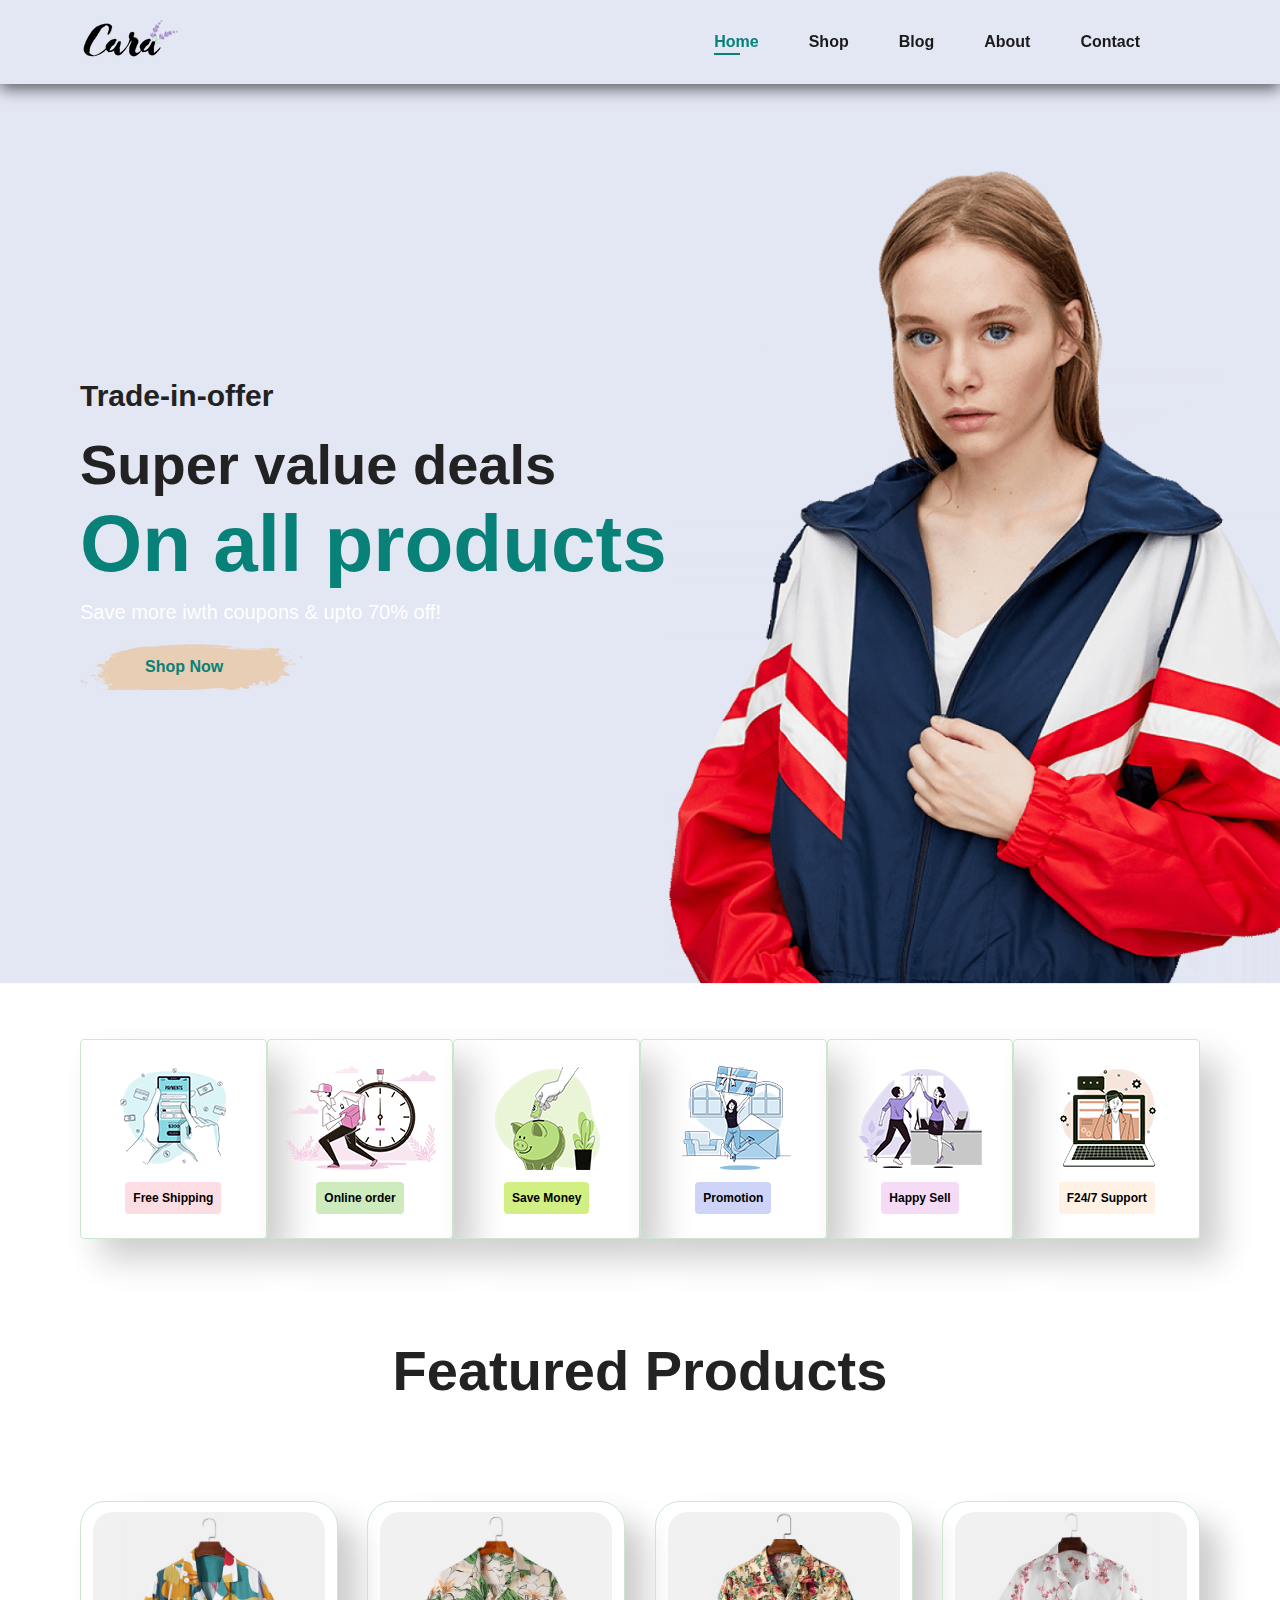
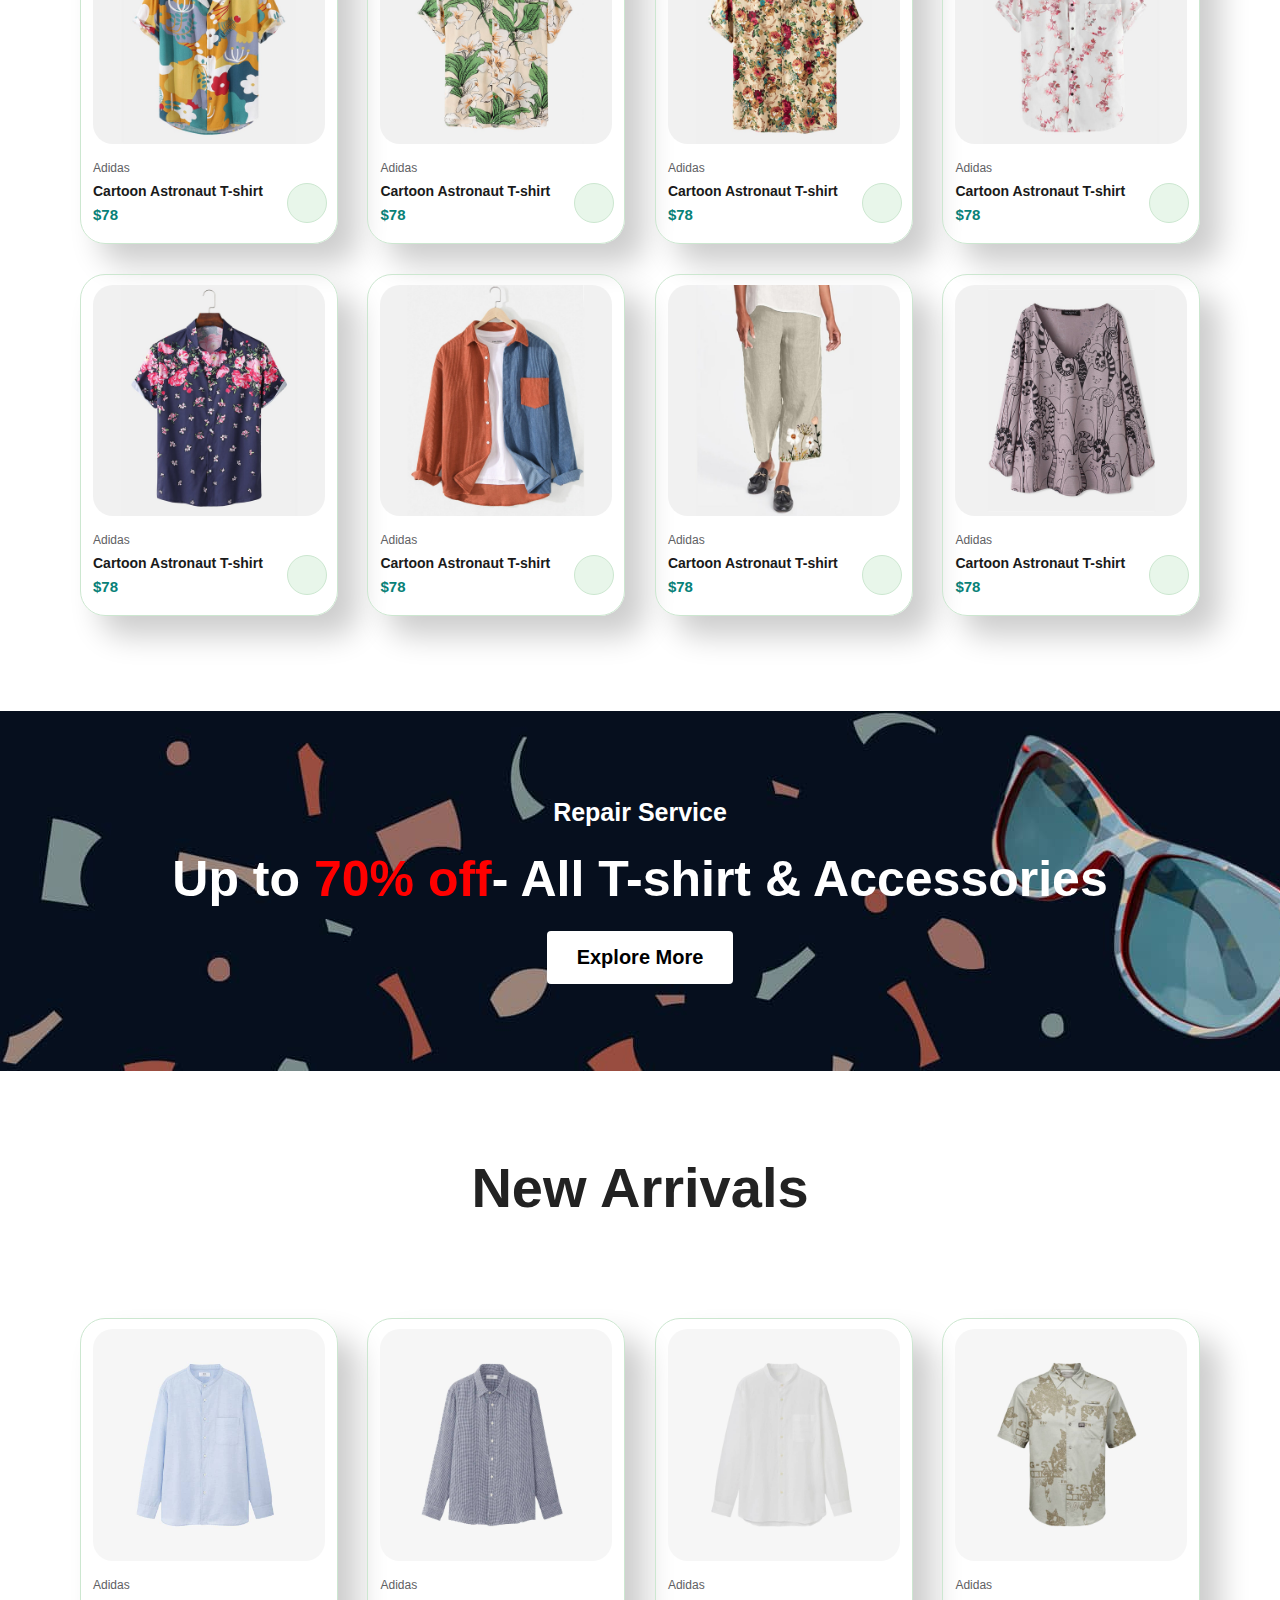
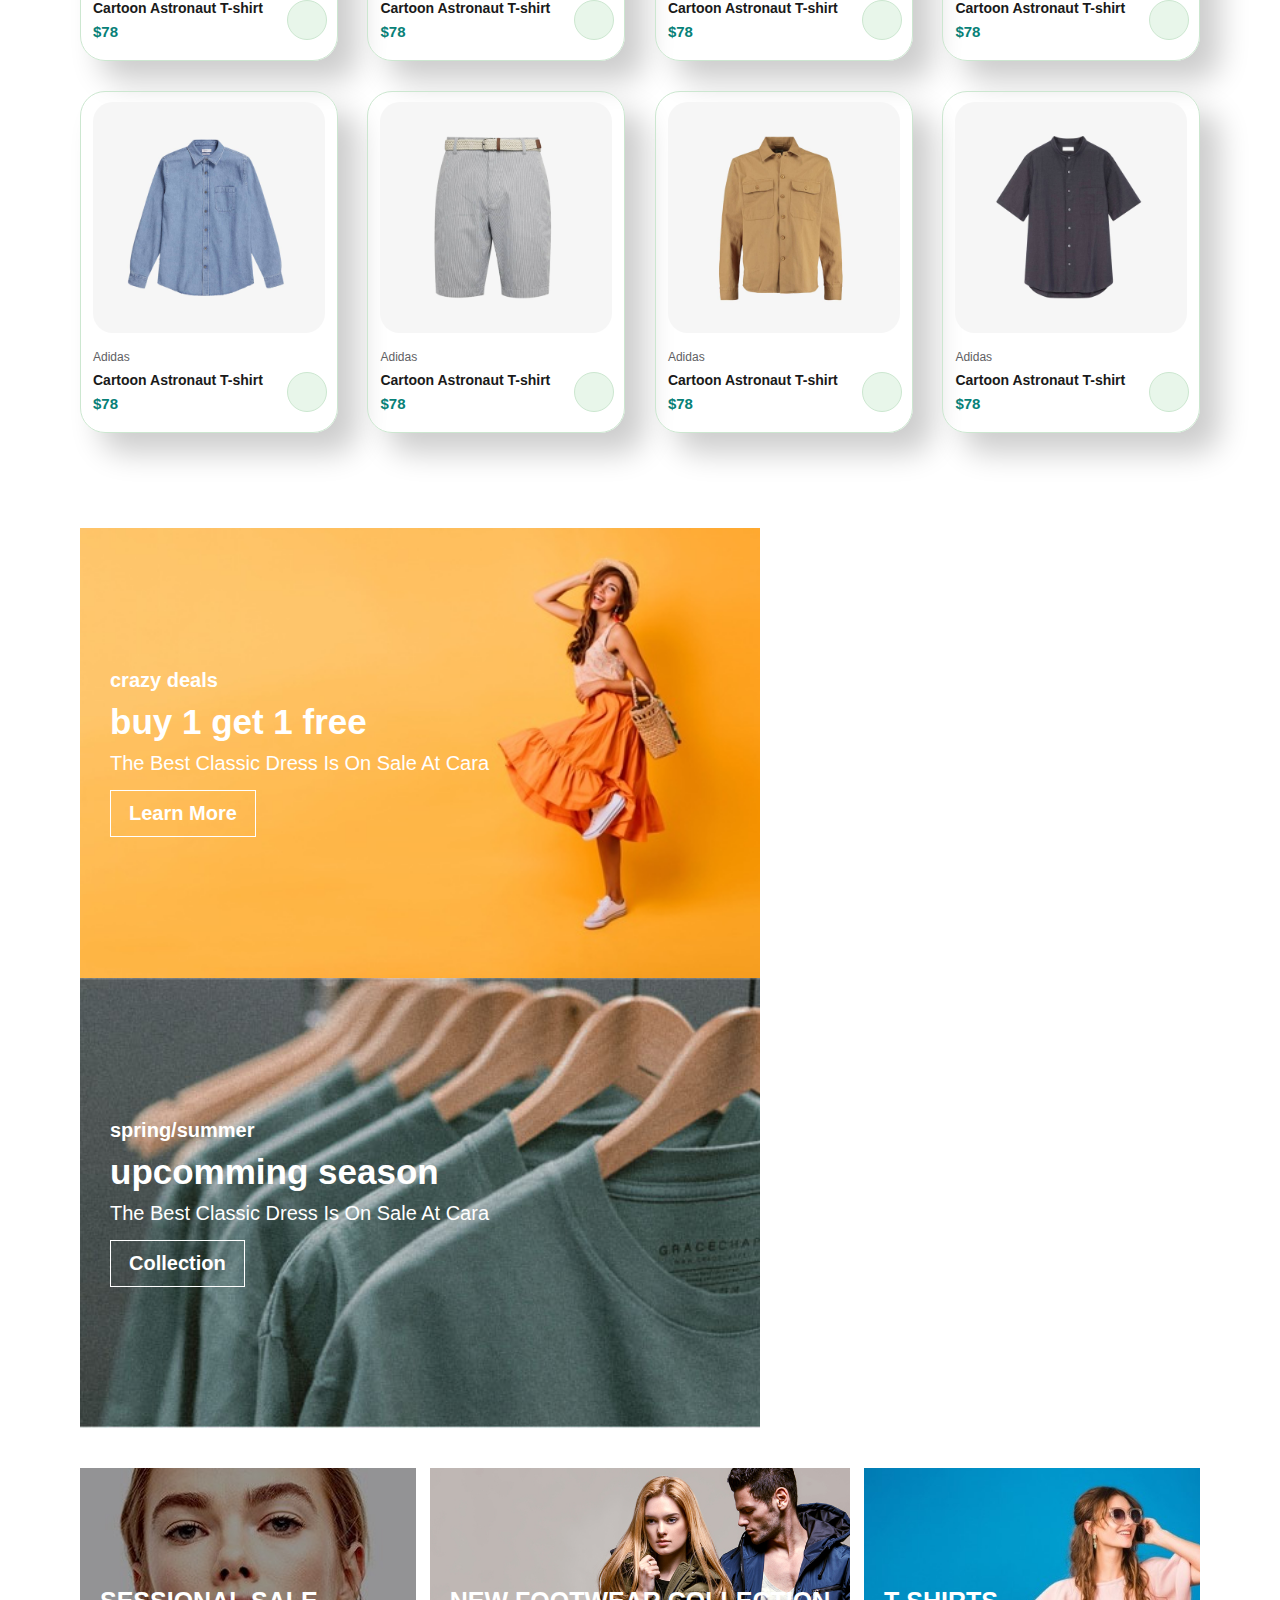
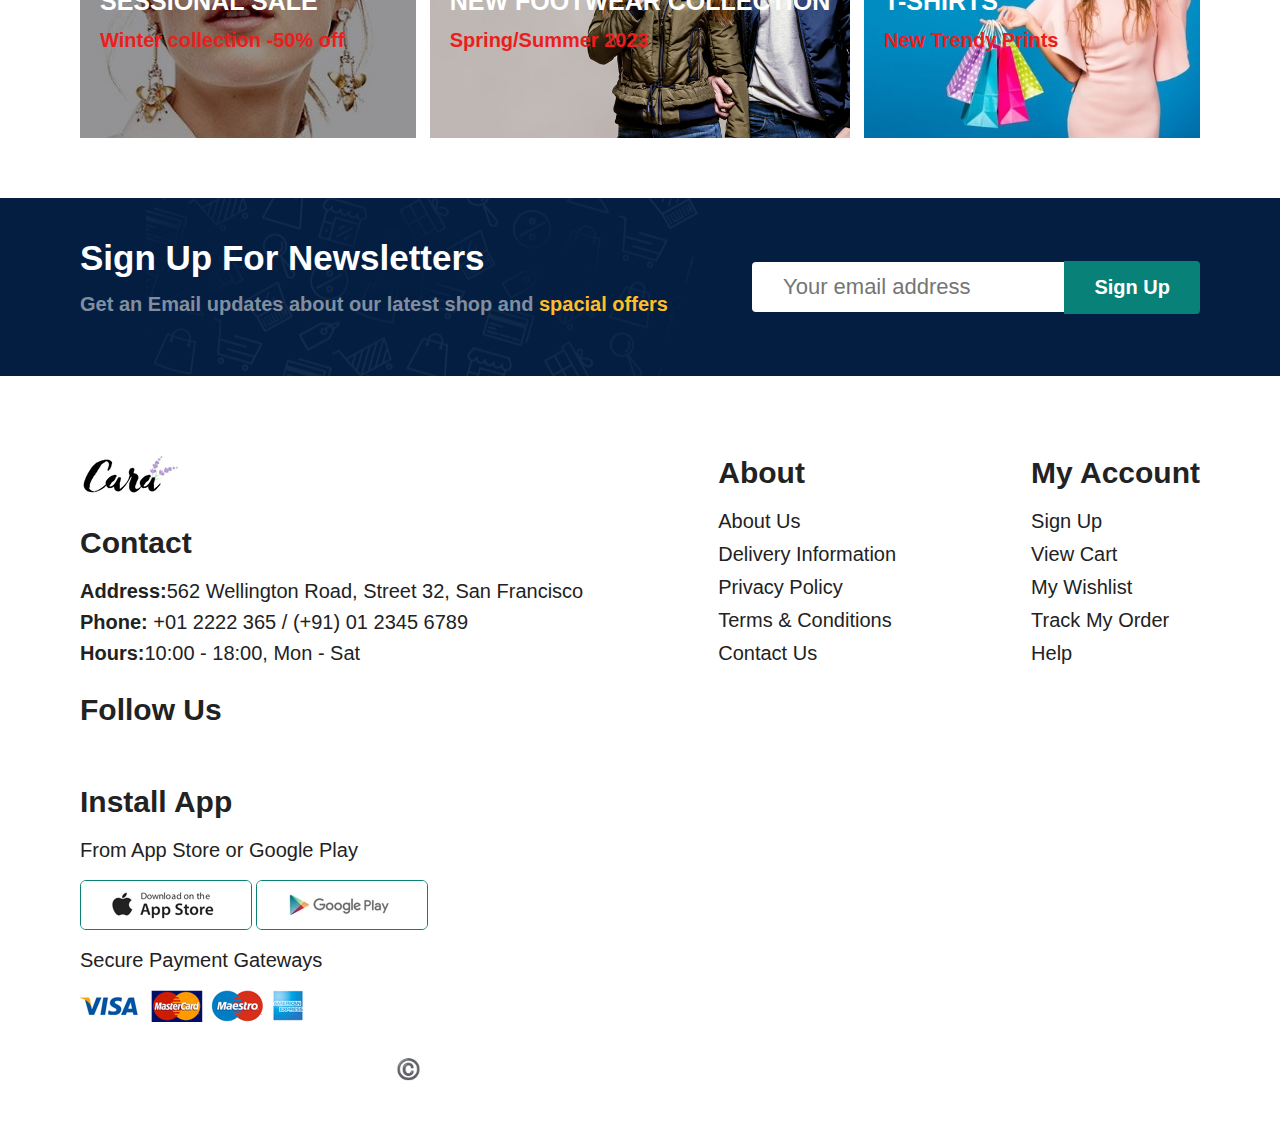
<file: index.html>
<!DOCTYPE html>
<html lang="en">
  <head>
    <meta charset="UTF-8" />
    <meta name="viewport" content="width=device-width, initial-scale=1.0" />
    <title>Document</title>
    <link rel="stylesheet" href="style.css" />
    <link
      rel="stylesheet"
      href="https://cdnjs.cloudflare.com/ajax/libs/font-awesome/6.5.2/css/all.min.css"
      integrity="sha512-SnH5WK+bZxgPHs44uWIX+LLJAJ9/2PkPKZ5QiAj6Ta86w+fsb2TkcmfRyVX3pBnMFcV7oQPJkl9QevSCWr3W6A=="
      crossorigin="anonymous"
      referrerpolicy="no-referrer"
    />
  </head>
  <body>
    <section id="header">
      <a href="#"><img src="./Img/logo.png" class="logo" alt="" /></a>

      <div>
        <ul id="navbar">
          <li><a class="active" href="index.html">Home</a></li>
          <li><a href="shop.html">Shop</a></li>
          <li><a href="blog.html">Blog</a></li>
          <li><a href="about.html">About</a></li>
          <li><a href="contact.html">Contact</a></li>
          <li id="lg-bag"><a href="cart.html"><i class="fa-solid fa-bag-shopping"></i></a></li>
          <a href="#" id="close"><i class="fas fa-times"></i></a>
        </ul>
      </div>
      <div id="mobile">
        <a href="cart.html"><i class="fa-solid fa-bag-shopping"></i></a>
        <i id="bar" class="fas fa-outdent"></i>
      </div>
    </section>

    <section id="hero">
        <div class="lg-txt">
            <h4>Trade-in-offer</h4>
            <h2>Super value deals</h2>
            <h1>On all products</h1>
            <p>Save more iwth coupons & upto 70% off!</p>
            <button>Shop Now</button>
        </div>
    </section>

    <section id="feature">
        <div class="fe-box">
            <img src="./Img/features/f1.png" alt="" />
            <h6>Free Shipping</h6>
        </div>
        <div class="fe-box">
            <img src="./Img/features/f2.png" alt="" />
            <h6>Online order</h6>
        </div>
        <div class="fe-box">
            <img src="./Img/features/f3.png" alt="" />
            <h6>Save Money</h6>
        </div>
        <div class="fe-box">
            <img src="./Img/features/f4.png" alt="" />
            <h6>Promotion</h6>
        </div>
        <div class="fe-box">
            <img src="./Img/features/f5.png" alt="" />
            <h6>Happy Sell</h6>
        </div>
        <div class="fe-box">
            <img src="./Img/features/f6.png" alt="" />
            <h6>F24/7 Support</h6>
        </div>
    </section>

    <section id="product1" class="section-p1">
        <h2>Featured Products</h2>
        <p>Summer Collection New Modern Desgin</p>
        <div class="pro-container">
            <div class="pro">
                <img src="./Img/product/f1.jpg" alt="">
                <div class="des">
                    <span>Adidas</span>
                    <h5>Cartoon Astronaut T-shirt</h5>
                    <div class="star">
                        <i class="fas fa-star"></i>
                        <i class="fas fa-star"></i>
                        <i class="fas fa-star"></i>
                        <i class="fas fa-star"></i>
                    </div>
                    <h4>$78</h4>
                </div>
                <a href="#"><i class="fa fa-shopping-cart cart"></i></a>
            </div>
            <div class="pro">
                <img src="./Img/product/f2.jpg" alt="">
                <div class="des">
                    <span>Adidas</span>
                    <h5>Cartoon Astronaut T-shirt</h5>
                    <div class="star">
                        <i class="fas fa-star"></i>
                        <i class="fas fa-star"></i>
                        <i class="fas fa-star"></i>
                        <i class="fas fa-star"></i>
                    </div>
                    <h4>$78</h4>
                </div>
                <a href="#"><i class="fa fa-shopping-cart cart"></i></a>
            </div>
            <div class="pro">
                <img src="./Img/product/f3.jpg" alt="">
                <div class="des">
                    <span>Adidas</span>
                    <h5>Cartoon Astronaut T-shirt</h5>
                    <div class="star">
                        <i class="fas fa-star"></i>
                        <i class="fas fa-star"></i>
                        <i class="fas fa-star"></i>
                        <i class="fas fa-star"></i>
                    </div>
                    <h4>$78</h4>
                </div>
                <a href="#"><i class="fa fa-shopping-cart cart"></i></a>
            </div>
            <div class="pro">
                <img src="./Img/product/f4.jpg" alt="">
                <div class="des">
                    <span>Adidas</span>
                    <h5>Cartoon Astronaut T-shirt</h5>
                    <div class="star">
                        <i class="fas fa-star"></i>
                        <i class="fas fa-star"></i>
                        <i class="fas fa-star"></i>
                        <i class="fas fa-star"></i>
                    </div>
                    <h4>$78</h4>
                </div>
                <a href="#"><i class="fa fa-shopping-cart cart"></i></a>
            </div>
            <div class="pro">
                <img src="./Img/product/f5.jpg" alt="">
                <div class="des">
                    <span>Adidas</span>
                    <h5>Cartoon Astronaut T-shirt</h5>
                    <div class="star">
                        <i class="fas fa-star"></i>
                        <i class="fas fa-star"></i>
                        <i class="fas fa-star"></i>
                        <i class="fas fa-star"></i>
                    </div>
                    <h4>$78</h4>
                </div>
                <a href="#"><i class="fa fa-shopping-cart cart"></i></a>
            </div>
            <div class="pro">
                <img src="./Img/product/f6.jpg" alt="">
                <div class="des">
                    <span>Adidas</span>
                    <h5>Cartoon Astronaut T-shirt</h5>
                    <div class="star">
                        <i class="fas fa-star"></i>
                        <i class="fas fa-star"></i>
                        <i class="fas fa-star"></i>
                        <i class="fas fa-star"></i>
                    </div>
                    <h4>$78</h4>
                </div>
                <a href="#"><i class="fa fa-shopping-cart cart"></i></a>
            </div>
            <div class="pro">
                <img src="./Img/product/f7.jpg" alt="">
                <div class="des">
                    <span>Adidas</span>
                    <h5>Cartoon Astronaut T-shirt</h5>
                    <div class="star">
                        <i class="fas fa-star"></i>
                        <i class="fas fa-star"></i>
                        <i class="fas fa-star"></i>
                        <i class="fas fa-star"></i>
                    </div>
                    <h4>$78</h4>
                </div>
                <a href="#"><i class="fa fa-shopping-cart cart"></i></a>
            </div>
            <div class="pro">
                <img src="./Img/product/f8.jpg" alt="">
                <div class="des">
                    <span>Adidas</span>
                    <h5>Cartoon Astronaut T-shirt</h5>
                    <div class="star">
                        <i class="fas fa-star"></i>
                        <i class="fas fa-star"></i>
                        <i class="fas fa-star"></i>
                        <i class="fas fa-star"></i>
                    </div>
                    <h4>$78</h4>
                </div>
                <a href="#"><i class="fa fa-shopping-cart cart"></i></a>
            </div>
        </div>
    </section>

    <section id="banner" class="section-m1">
        <h4>Repair Service</h4>
        <h2>Up to <span>70% off</span>- All T-shirt & Accessories</h2>
        <button class="normal">Explore More</button>
    </section>

    <section id="product1" class="section-p1">
        <h2>New Arrivals</h2>
        <p>Summer Collection New Modern Desgin</p>
        <div class="pro-container">
            <div class="pro">
                <img src="./Img/product/n1.jpg" alt="">
                <div class="des">
                    <span>Adidas</span>
                    <h5>Cartoon Astronaut T-shirt</h5>
                    <div class="star">
                        <i class="fas fa-star"></i>
                        <i class="fas fa-star"></i>
                        <i class="fas fa-star"></i>
                        <i class="fas fa-star"></i>
                    </div>
                    <h4>$78</h4>
                </div>
                <a href="#"><i class="fa fa-shopping-cart cart"></i></a>
            </div>
            <div class="pro">
                <img src="./Img/product/n2.jpg" alt="">
                <div class="des">
                    <span>Adidas</span>
                    <h5>Cartoon Astronaut T-shirt</h5>
                    <div class="star">
                        <i class="fas fa-star"></i>
                        <i class="fas fa-star"></i>
                        <i class="fas fa-star"></i>
                        <i class="fas fa-star"></i>
                    </div>
                    <h4>$78</h4>
                </div>
                <a href="#"><i class="fa fa-shopping-cart cart"></i></a>
            </div>
            <div class="pro">
                <img src="./Img/product/n3.jpg" alt="">
                <div class="des">
                    <span>Adidas</span>
                    <h5>Cartoon Astronaut T-shirt</h5>
                    <div class="star">
                        <i class="fas fa-star"></i>
                        <i class="fas fa-star"></i>
                        <i class="fas fa-star"></i>
                        <i class="fas fa-star"></i>
                    </div>
                    <h4>$78</h4>
                </div>
                <a href="#"><i class="fa fa-shopping-cart cart"></i></a>
            </div>
            <div class="pro">
                <img src="./Img/product/n4.jpg" alt="">
                <div class="des">
                    <span>Adidas</span>
                    <h5>Cartoon Astronaut T-shirt</h5>
                    <div class="star">
                        <i class="fas fa-star"></i>
                        <i class="fas fa-star"></i>
                        <i class="fas fa-star"></i>
                        <i class="fas fa-star"></i>
                    </div>
                    <h4>$78</h4>
                </div>
                <a href="#"><i class="fa fa-shopping-cart cart"></i></a>
            </div>
            <div class="pro">
                <img src="./Img/product/n5.jpg" alt="">
                <div class="des">
                    <span>Adidas</span>
                    <h5>Cartoon Astronaut T-shirt</h5>
                    <div class="star">
                        <i class="fas fa-star"></i>
                        <i class="fas fa-star"></i>
                        <i class="fas fa-star"></i>
                        <i class="fas fa-star"></i>
                    </div>
                    <h4>$78</h4>
                </div>
                <a href="#"><i class="fa fa-shopping-cart cart"></i></a>
            </div>
            <div class="pro">
                <img src="./Img/product/n6.jpg" alt="">
                <div class="des">
                    <span>Adidas</span>
                    <h5>Cartoon Astronaut T-shirt</h5>
                    <div class="star">
                        <i class="fas fa-star"></i>
                        <i class="fas fa-star"></i>
                        <i class="fas fa-star"></i>
                        <i class="fas fa-star"></i>
                    </div>
                    <h4>$78</h4>
                </div>
                <a href="#"><i class="fa fa-shopping-cart cart"></i></a>
            </div>
            <div class="pro">
                <img src="./Img/product/n7.jpg" alt="">
                <div class="des">
                    <span>Adidas</span>
                    <h5>Cartoon Astronaut T-shirt</h5>
                    <div class="star">
                        <i class="fas fa-star"></i>
                        <i class="fas fa-star"></i>
                        <i class="fas fa-star"></i>
                        <i class="fas fa-star"></i>
                    </div>
                    <h4>$78</h4>
                </div>
                <a href="#"><i class="fa fa-shopping-cart cart"></i></a>
            </div>
            <div class="pro">
                <img src="./Img/product/n8.jpg" alt="">
                <div class="des">
                    <span>Adidas</span>
                    <h5>Cartoon Astronaut T-shirt</h5>
                    <div class="star">
                        <i class="fas fa-star"></i>
                        <i class="fas fa-star"></i>
                        <i class="fas fa-star"></i>
                        <i class="fas fa-star"></i>
                    </div>
                    <h4>$78</h4>
                </div>
                <a href="#"><i class="fa fa-shopping-cart cart"></i></a>
            </div>
        </div>
    </section>

    <section id="sm-banner" class="section-p1">
        <div class="banner-box">
            <h4>crazy deals</h4>
            <h1>buy 1 get 1 free</h1>
            <span>The Best Classic Dress Is On Sale At Cara</span>
            <button class="white">Learn More</button>
        </div>
        <div class="banner-box banner-box2">
            <h4>spring/summer</h4>
            <h1>upcomming season</h1>
            <span>The Best Classic Dress Is On Sale At Cara</span>
            <button class="white">Collection</button>
        </div>
    </section>

    <section id="banner3">
        <div class="banner-box">
            <h2>SESSIONAL SALE</h2>
            <h3>Winter collection -50% off</h3>
        </div>
        <div class="banner-box banner-box2">
            <h2>NEW FOOTWEAR COLLECTION</h2>
            <h3>Spring/Summer 2023</h3>
        </div>
        <div class="banner-box banner-box3">
            <h2>T-SHIRTS</h2>
            <h3>New Trendy Prints</h3>
        </div>
    </section>

    <section id="newsletter"  class="section-p1 section-m1">
        <div class="newstext">
            <h4>Sign Up For Newsletters</h4>
            <p>Get an Email updates about our latest shop and <span>spacial offers</span></p>
        </div>
        <div class="form">
            <input type="text" name="" id="" placeholder="Your email address">
            <button class="normal">Sign Up</button>
        </div>
    </section>

    <footer class="section-p1">
        <div class="col">
            <img class="logo" src="./Img/logo.png" alt="">
            <h4>Contact</h4>
            <p><strong>Address:</strong>562 Wellington Road, Street 32, San Francisco</p>
            <p><strong>Phone:</strong> +01 2222 365 / (+91) 01 2345 6789</p>
            <p><strong>Hours:</strong>10:00 - 18:00, Mon - Sat</p>
            <div class="follow">
                <h4>Follow Us</h4>
                <div class="icon">
                    <i class="fab fa-facebook"></i>
                    <i class="fab fa-twitter" ></i>
                    <i class="fab fa-instagram" ></i>
                    <i class="fab fa-pinterest-p" ></i>
                    <i class="fab fa-youtube" ></i>
                </div>
            </div>
        </div>
        
        <div class="col">
            <h4>About</h4>
            <a href="#">About Us</a>
            <a href="#">Delivery Information</a>
            <a href="#">Privacy Policy</a>
            <a href="#">Terms & Conditions</a>
            <a href="#">Contact Us</a>
        </div>
        
        <div class="col">
            <h4>My Account</h4>
            <a href="#">Sign Up </a>
            <a href="#">View Cart</a>
            <a href="#">My Wishlist</a>
            <a href="#">Track My Order</a>
            <a href="#">Help</a>
        </div>

        <div class="col install">
            <h4>Install App</h4>
            <p>From App Store or Google Play</p>
            <div class="row">
                <img src="./Img/pay/app.jpg" alt="">
                <img src="./Img/pay/play.jpg" alt="">
            </div>
            <p>Secure Payment Gateways</p>
            <img src="./Img/pay/pay.png" alt="">
        </div>

        <div class="copyright">
            <p>©️ 2021, Tech2 etc - HTML CSS Ecommerce Template</p>
        </div>
    </footer>
    <script src="./script.js"></script>
  </body>
</html>
</file>
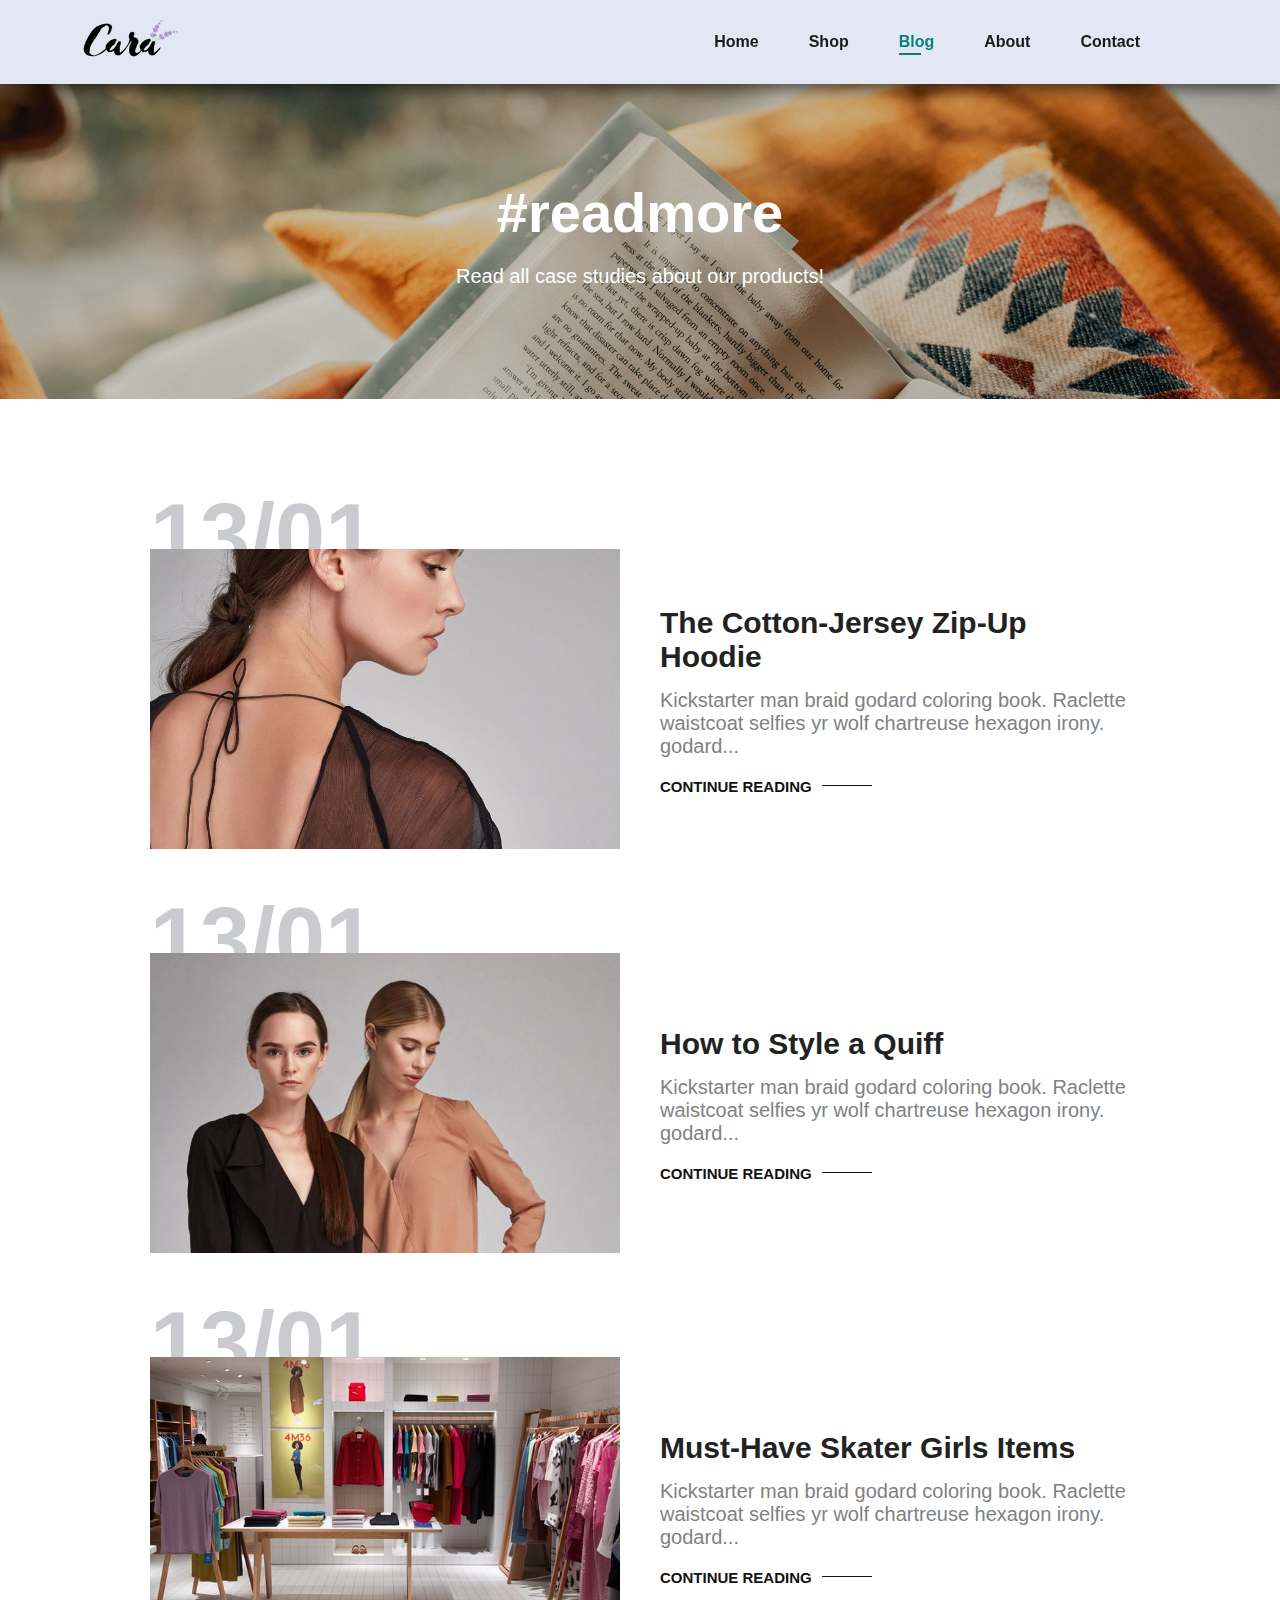
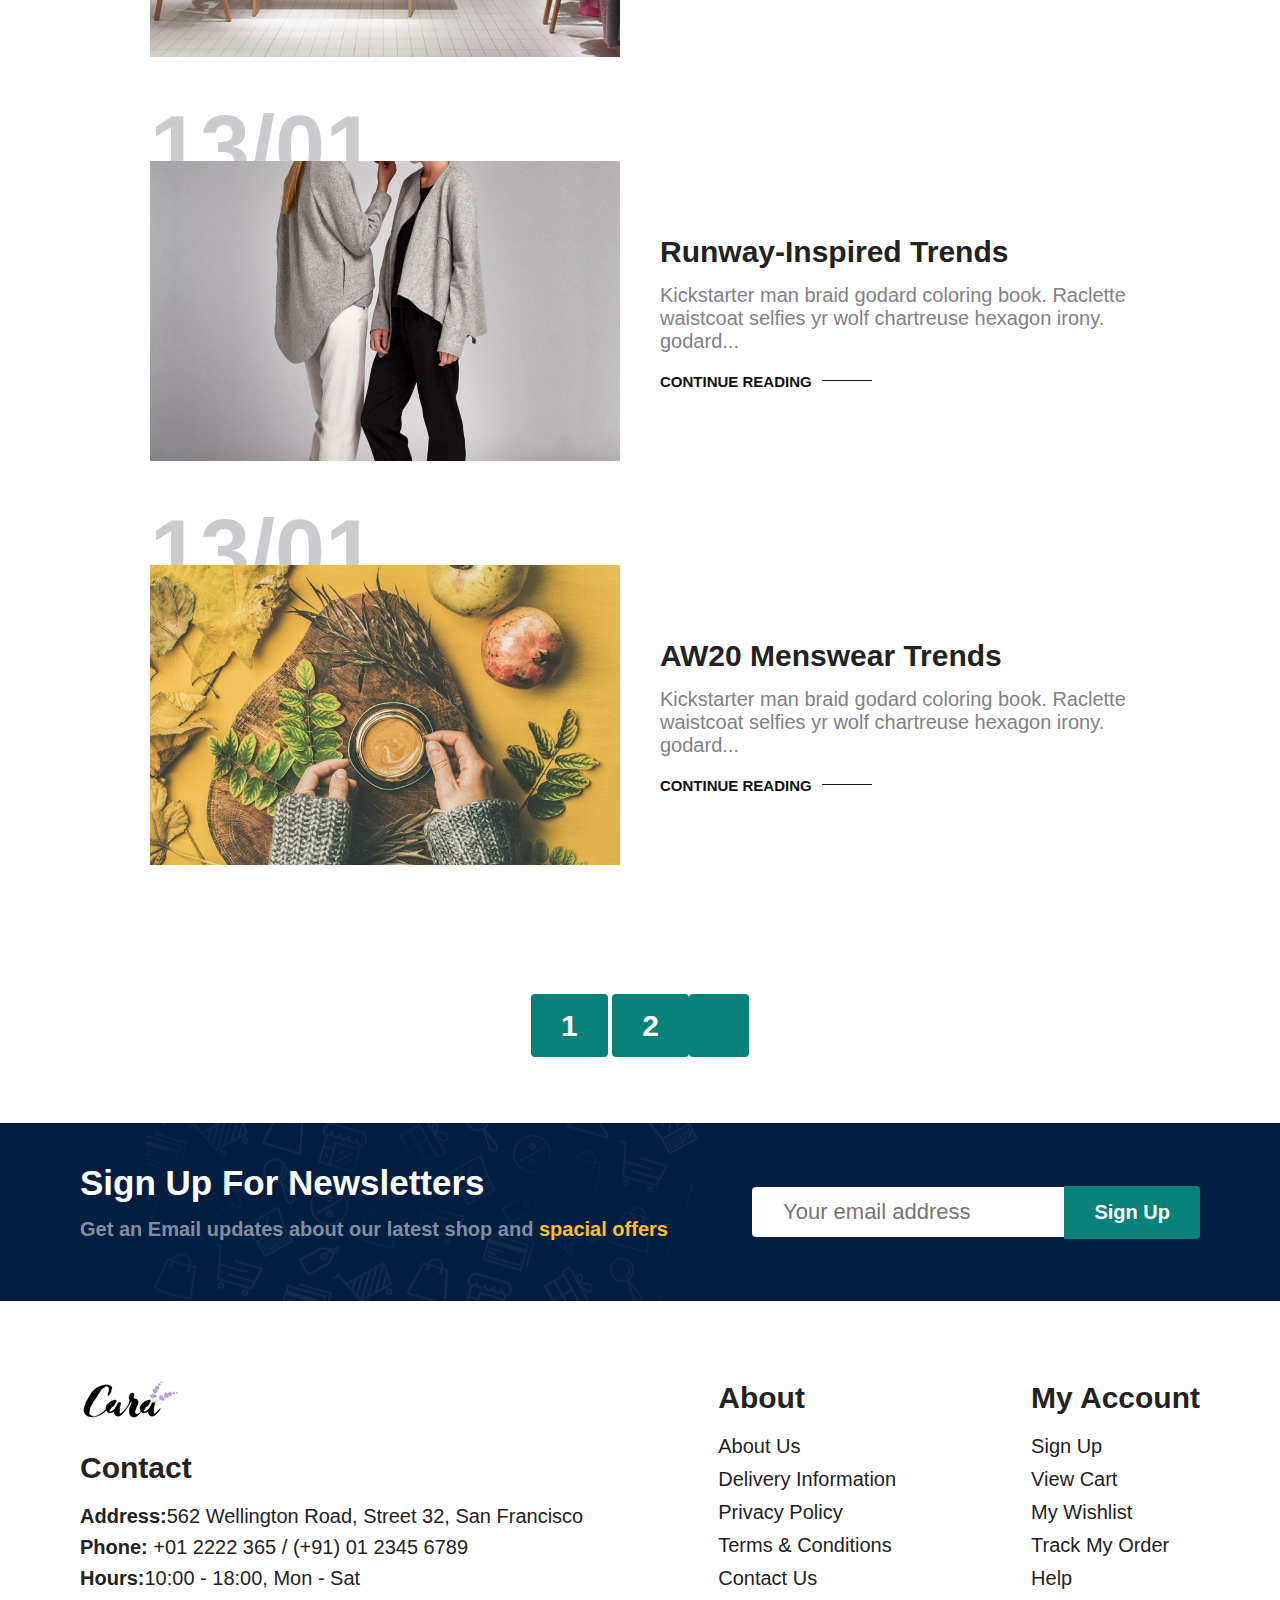
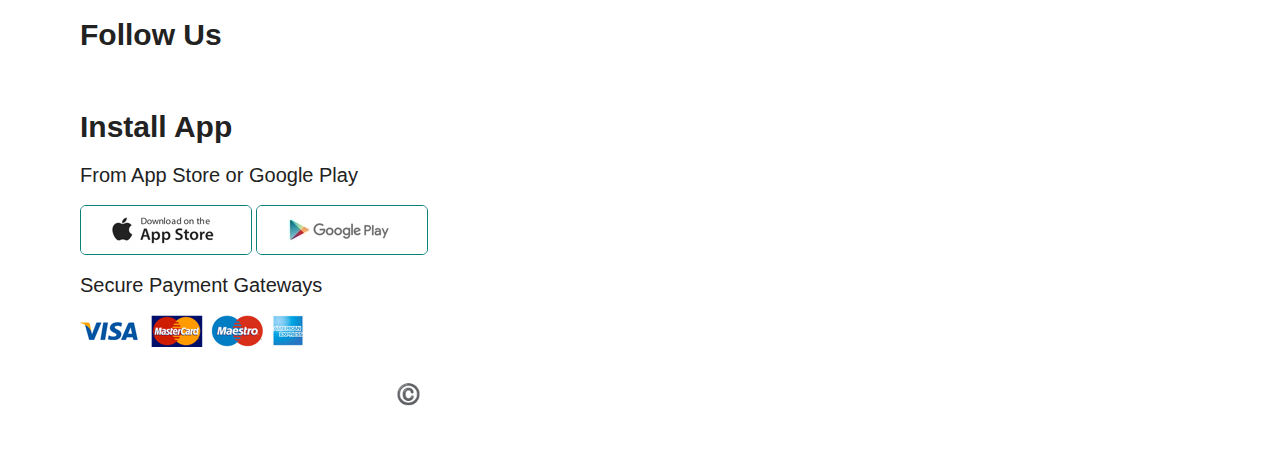
<file: blog.html>
<!DOCTYPE html>
<html lang="en">
  <head>
    <meta charset="UTF-8" />
    <meta name="viewport" content="width=device-width, initial-scale=1.0" />
    <title>Document</title>
    <link rel="stylesheet" href="style.css" />
    <link
      rel="stylesheet"
      href="https://cdnjs.cloudflare.com/ajax/libs/font-awesome/6.5.2/css/all.min.css"
      integrity="sha512-SnH5WK+bZxgPHs44uWIX+LLJAJ9/2PkPKZ5QiAj6Ta86w+fsb2TkcmfRyVX3pBnMFcV7oQPJkl9QevSCWr3W6A=="
      crossorigin="anonymous"
      referrerpolicy="no-referrer"
    />
  </head>
  <body>
    <section id="header">
      <a href="#"><img src="./Img/logo.png" class="logo" alt="" /></a>

      <div>
        <ul id="navbar">
          <li><a href="index.html">Home</a></li>
          <li><a href="shop.html">Shop</a></li>
          <li><a class="active" href="blog.html">Blog</a></li>
          <li><a href="about.html">About</a></li>
          <li><a href="contact.html">Contact</a></li>
          <li id="lg-bag">
            <a href="cart.html"><i class="fa-solid fa-bag-shopping"></i></a>
          </li>
          <a href="#" id="close"><i class="fas fa-times"></i></a>
        </ul>
      </div>
      <div id="mobile">
        <a href="cart.html"><i class="fa-solid fa-bag-shopping"></i></a>
        <i id="bar" class="fas fa-outdent"></i>
      </div>
    </section>

    <section id="page-header" class="blog-header">
      <h2>#readmore</h2>
      <p>Read all case studies about our products!</p>
    </section>

    <section id="blog">
      <div class="blog-box">
        <div class="blog-img">
          <img src="./Img/blog/b1 (1).jpg" alt="" />
        </div>
        <div class="blog-details">
          <h4>The Cotton-Jersey Zip-Up Hoodie</h4>
          <p>
            Kickstarter man braid godard coloring book. Raclette waistcoat
            selfies yr wolf chartreuse hexagon irony. godard...
          </p>
          <a href="#">CONTINUE READING</a>
        </div>
        <h1>13/01</h1>
      </div>
      <div class="blog-box">
        <div class="blog-img">
          <img src="./Img/blog/b2.jpg" alt="" />
        </div>
        <div class="blog-details">
          <h4>How to Style a Quiff</h4>
          <p>
            Kickstarter man braid godard coloring book. Raclette waistcoat
            selfies yr wolf chartreuse hexagon irony. godard...
          </p>
          <a href="#">CONTINUE READING</a>
        </div>
        <h1>13/01</h1>
      </div>
      <div class="blog-box">
        <div class="blog-img">
          <img src="./Img/blog/b3.jpg" alt="" />
        </div>
        <div class="blog-details">
          <h4>Must-Have Skater Girls Items</h4>
          <p>
            Kickstarter man braid godard coloring book. Raclette waistcoat
            selfies yr wolf chartreuse hexagon irony. godard...
          </p>
          <a href="#">CONTINUE READING</a>
        </div>
        <h1>13/01</h1>
      </div>
      <div class="blog-box">
        <div class="blog-img">
          <img src="./Img/blog/b4.jpg" alt="" />
        </div>
        <div class="blog-details">
          <h4>Runway-Inspired Trends</h4>
          <p>
            Kickstarter man braid godard coloring book. Raclette waistcoat
            selfies yr wolf chartreuse hexagon irony. godard...
          </p>
          <a href="#">CONTINUE READING</a>
        </div>
        <h1>13/01</h1>
      </div>
      <div class="blog-box">
        <div class="blog-img">
          <img src="./Img/blog/b6.jpg" alt="" />
        </div>
        <div class="blog-details">
          <h4>AW20 Menswear Trends</h4>
          <p>
            Kickstarter man braid godard coloring book. Raclette waistcoat
            selfies yr wolf chartreuse hexagon irony. godard...
          </p>
          <a href="#">CONTINUE READING</a>
        </div>
        <h1>13/01</h1>
      </div>
    </section>

    <section id="pagination" class="section-p1">
      <a href="#">1</a>
      <a href="#">2</a>
      <a href="#"><i class="fas fa-long-arrow-alt-right"></i></a>
    </section>

    <section id="newsletter" class="section-p1 section-m1">
      <div class="newstext">
        <h4>Sign Up For Newsletters</h4>
        <p>
          Get an Email updates about our latest shop and
          <span>spacial offers</span>
        </p>
      </div>
      <div class="form">
        <input type="text" name="" id="" placeholder="Your email address" />
        <button class="normal">Sign Up</button>
      </div>
    </section>

    <footer class="section-p1">
      <div class="col">
        <img class="logo" src="./Img/logo.png" alt="" />
        <h4>Contact</h4>
        <p>
          <strong>Address:</strong>562 Wellington Road, Street 32, San Francisco
        </p>
        <p><strong>Phone:</strong> +01 2222 365 / (+91) 01 2345 6789</p>
        <p><strong>Hours:</strong>10:00 - 18:00, Mon - Sat</p>
        <div class="follow">
          <h4>Follow Us</h4>
          <div class="icon">
            <i class="fab fa-facebook"></i>
            <i class="fab fa-twitter"></i>
            <i class="fab fa-instagram"></i>
            <i class="fab fa-pinterest-p"></i>
            <i class="fab fa-youtube"></i>
          </div>
        </div>
      </div>

      <div class="col">
        <h4>About</h4>
        <a href="#">About Us</a>
        <a href="#">Delivery Information</a>
        <a href="#">Privacy Policy</a>
        <a href="#">Terms & Conditions</a>
        <a href="#">Contact Us</a>
      </div>

      <div class="col">
        <h4>My Account</h4>
        <a href="#">Sign Up </a>
        <a href="#">View Cart</a>
        <a href="#">My Wishlist</a>
        <a href="#">Track My Order</a>
        <a href="#">Help</a>
      </div>

      <div class="col install">
        <h4>Install App</h4>
        <p>From App Store or Google Play</p>
        <div class="row">
          <img src="./Img/pay/app.jpg" alt="" />
          <img src="./Img/pay/play.jpg" alt="" />
        </div>
        <p>Secure Payment Gateways</p>
        <img src="./Img/pay/pay.png" alt="" />
      </div>

      <div class="copyright">
        <p>©️ 2021, Tech2 etc - HTML CSS Ecommerce Template</p>
      </div>
    </footer>

    <script src="./script.js"></script>
  </body>
</html>
</file>
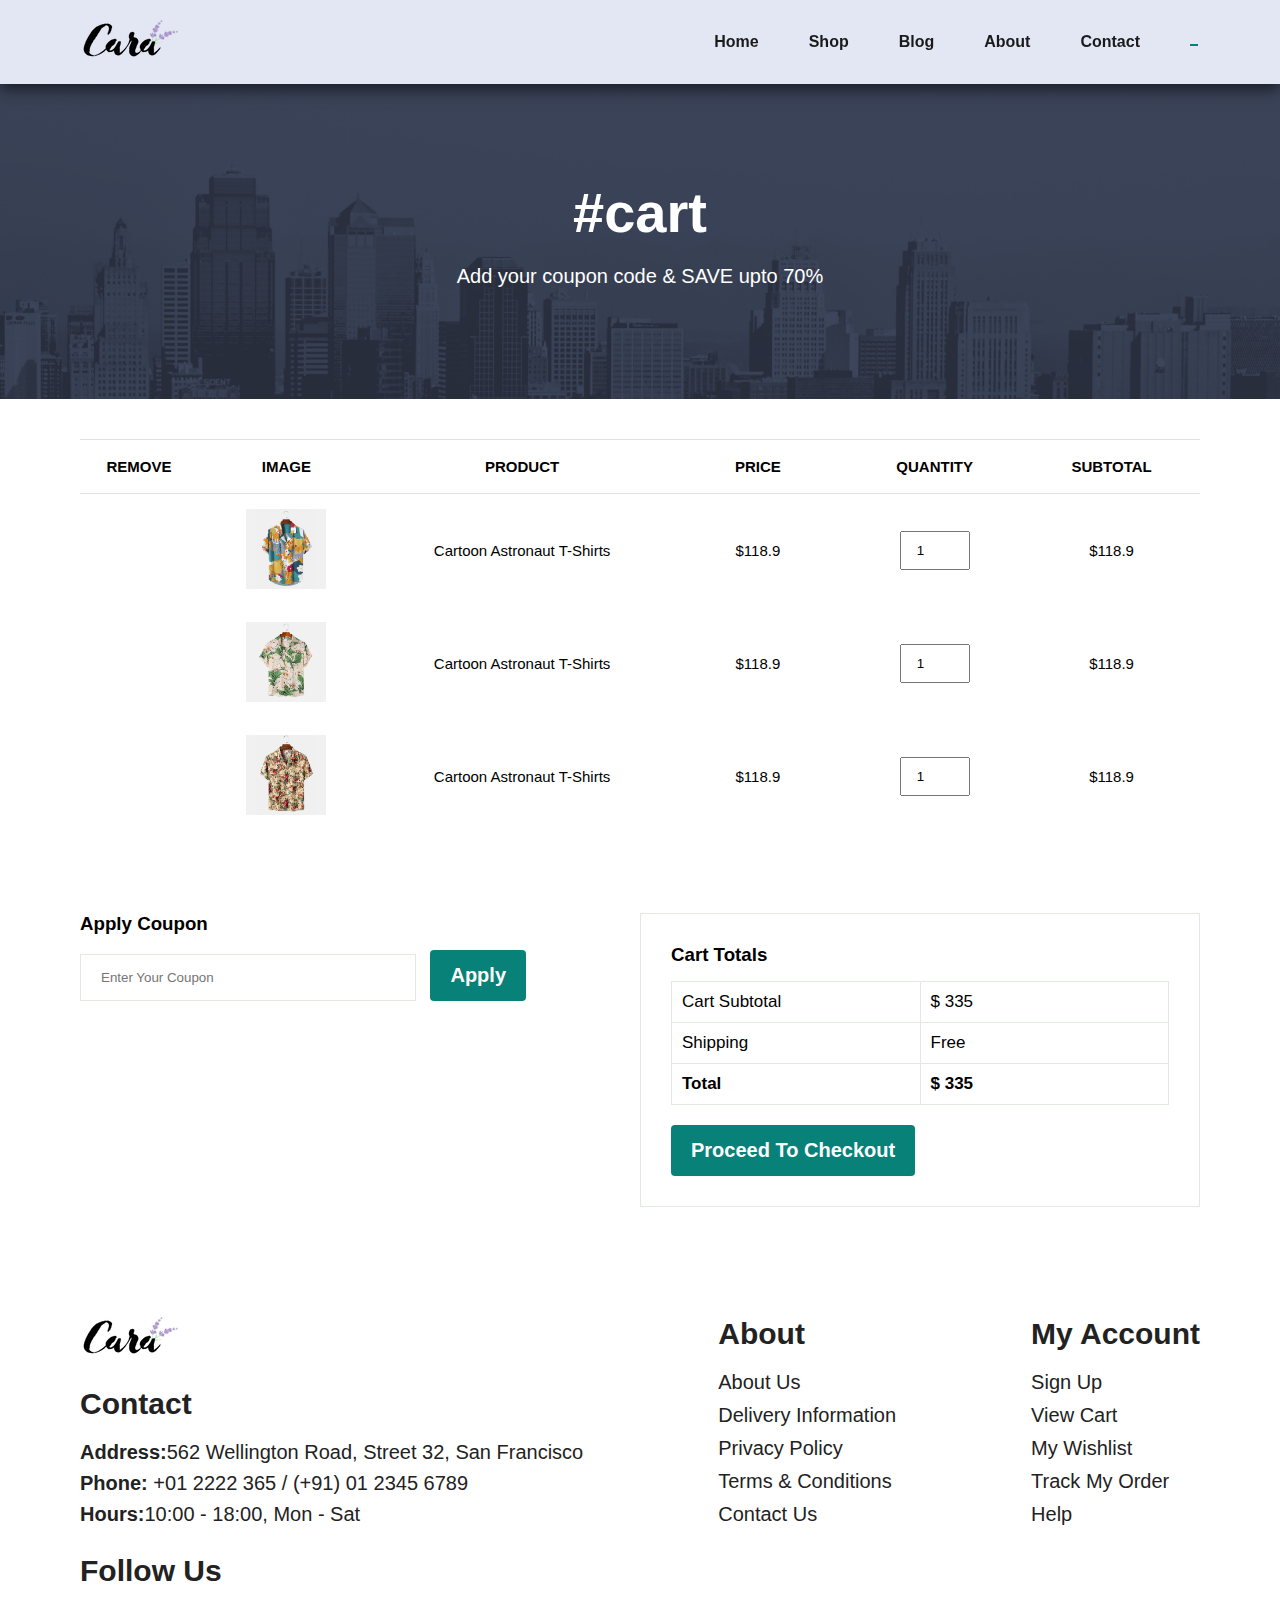
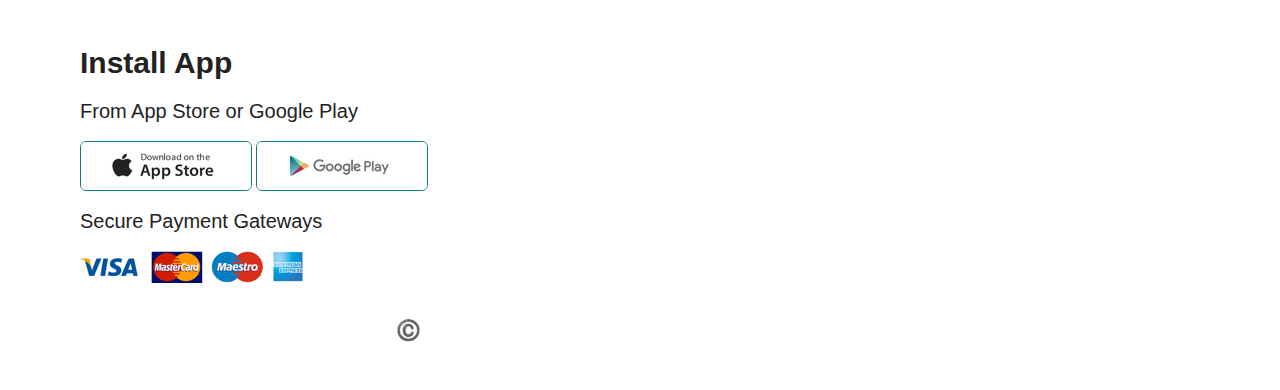
<file: cart.html>
<!DOCTYPE html>
<html lang="en">
  <head>
    <meta charset="UTF-8" />
    <meta name="viewport" content="width=device-width, initial-scale=1.0" />
    <title>Document</title>
    <link rel="stylesheet" href="style.css" />
    <link
      rel="stylesheet"
      href="https://cdnjs.cloudflare.com/ajax/libs/font-awesome/6.5.2/css/all.min.css"
      integrity="sha512-SnH5WK+bZxgPHs44uWIX+LLJAJ9/2PkPKZ5QiAj6Ta86w+fsb2TkcmfRyVX3pBnMFcV7oQPJkl9QevSCWr3W6A=="
      crossorigin="anonymous"
      referrerpolicy="no-referrer"
    />
  </head>
  <body>
    <section id="header">
      <a href="#"><img src="./Img/logo.png" class="logo" alt="" /></a>

      <div>
        <ul id="navbar">
          <li><a href="index.html">Home</a></li>
          <li><a href="shop.html">Shop</a></li>
          <li><a href="blog.html">Blog</a></li>
          <li><a href="about.html">About</a></li>
          <li><a href="contact.html">Contact</a></li>
          <li id="lg-bag">
            <a class="active" href="cart.html"><i class="fa-solid fa-bag-shopping"></i></a>
          </li>
          <a href="#" id="close"><i class="fas fa-times"></i></a>
        </ul>
      </div>
      <div id="mobile">
        <a href="cart.html"><i class="fa-solid fa-bag-shopping"></i></a>
        <i id="bar" class="fas fa-outdent"></i>
      </div>
    </section>

    <section id="page-header" class="about-header">
      <h2>#cart</h2>
      <p>Add your coupon code & SAVE upto 70%</p>
    </section>

    <section id="cart" class="section-p1">
        <table width="100%">
            <thead>
                <tr>
                    <td>Remove</td>
                    <td>Image</td>
                    <td>Product</td>
                    <td>Price</td>
                    <td>Quantity</td>
                    <td>Subtotal</td>
                </tr>
            </thead>
            <tbody>
                <tr>
                    <td><a href=""><i class="far fa-times-circle"></i></a></td>
                    <td><img src="./Img/product/f1.jpg" alt=""></td>
                    <td>Cartoon Astronaut T-Shirts</td>
                    <td>$118.9</td>
                    <td><input type="number" value="1"></td>
                    <td>$118.9</td>
                </tr>
                <tr>
                    <td><a href=""><i class="far fa-times-circle"></i></a></td>
                    <td><img src="./Img/product/f2.jpg" alt=""></td>
                    <td>Cartoon Astronaut T-Shirts</td>
                    <td>$118.9</td>
                    <td><input type="number" value="1"></td>
                    <td>$118.9</td>
                </tr>
                <tr>
                    <td><a href=""><i class="far fa-times-circle"></i></a></td>
                    <td><img src="./Img/product/f3.jpg" alt=""></td>
                    <td>Cartoon Astronaut T-Shirts</td>
                    <td>$118.9</td>
                    <td><input type="number" value="1"></td>
                    <td>$118.9</td>
                </tr>
            </tbody>
        </table>
    </section>

    <section id="cart-add" class="section-p1">
        <div class="coupon">
            <h3>Apply Coupon</h3>
            <div>
                <input type="text" placeholder="Enter Your Coupon">
                <button class="normal">Apply</button>
            </div>
        </div>

        <div class="subtotal">
            <h3>Cart Totals</h3>
            <table>
                <tr>
                    <td>Cart Subtotal</td>
                    <td>$ 335</td>
                </tr>
                <tr>
                    <td>Shipping</td>
                    <td>Free</td>
                </tr>
                <tr>
                    <td><strong>Total</strong></td>
                    <td><strong>$ 335</strong></td>
                </tr>
            </table>
            <button class="normal">Proceed To Checkout</button>
        </div>
    </section>

    <footer class="section-p1">
      <div class="col">
        <img class="logo" src="./Img/logo.png" alt="" />
        <h4>Contact</h4>
        <p>
          <strong>Address:</strong>562 Wellington Road, Street 32, San Francisco
        </p>
        <p><strong>Phone:</strong> +01 2222 365 / (+91) 01 2345 6789</p>
        <p><strong>Hours:</strong>10:00 - 18:00, Mon - Sat</p>
        <div class="follow">
          <h4>Follow Us</h4>
          <div class="icon">
            <i class="fab fa-facebook"></i>
            <i class="fab fa-twitter"></i>
            <i class="fab fa-instagram"></i>
            <i class="fab fa-pinterest-p"></i>
            <i class="fab fa-youtube"></i>
          </div>
        </div>
      </div>

      <div class="col">
        <h4>About</h4>
        <a href="#">About Us</a>
        <a href="#">Delivery Information</a>
        <a href="#">Privacy Policy</a>
        <a href="#">Terms & Conditions</a>
        <a href="#">Contact Us</a>
      </div>

      <div class="col">
        <h4>My Account</h4>
        <a href="#">Sign Up </a>
        <a href="#">View Cart</a>
        <a href="#">My Wishlist</a>
        <a href="#">Track My Order</a>
        <a href="#">Help</a>
      </div>

      <div class="col install">
        <h4>Install App</h4>
        <p>From App Store or Google Play</p>
        <div class="row">
          <img src="./Img/pay/app.jpg" alt="" />
          <img src="./Img/pay/play.jpg" alt="" />
        </div>
        <p>Secure Payment Gateways</p>
        <img src="./Img/pay/pay.png" alt="" />
      </div>

      <div class="copyright">
        <p>©️ 2021, Tech2 etc - HTML CSS Ecommerce Template</p>
      </div>
    </footer>

    <script src="./script.js"></script>
  </body>
</html>
</file>
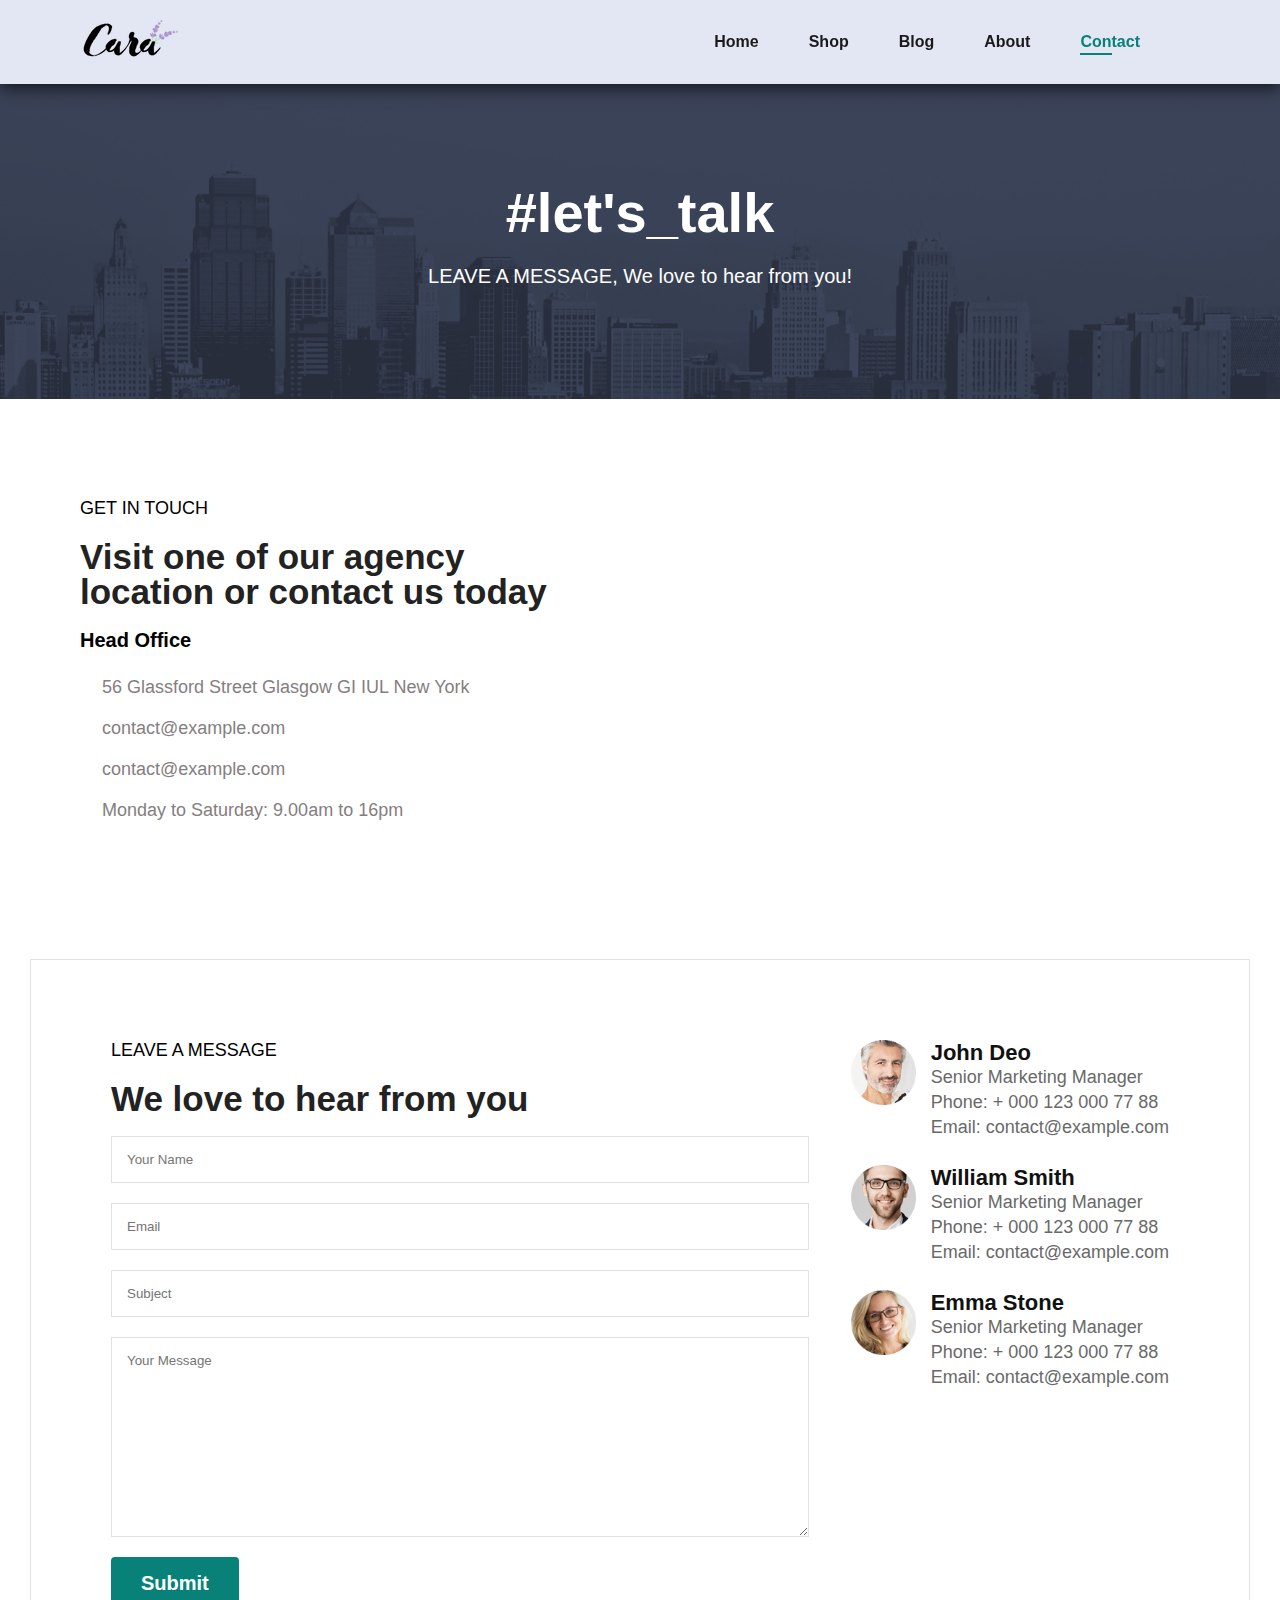
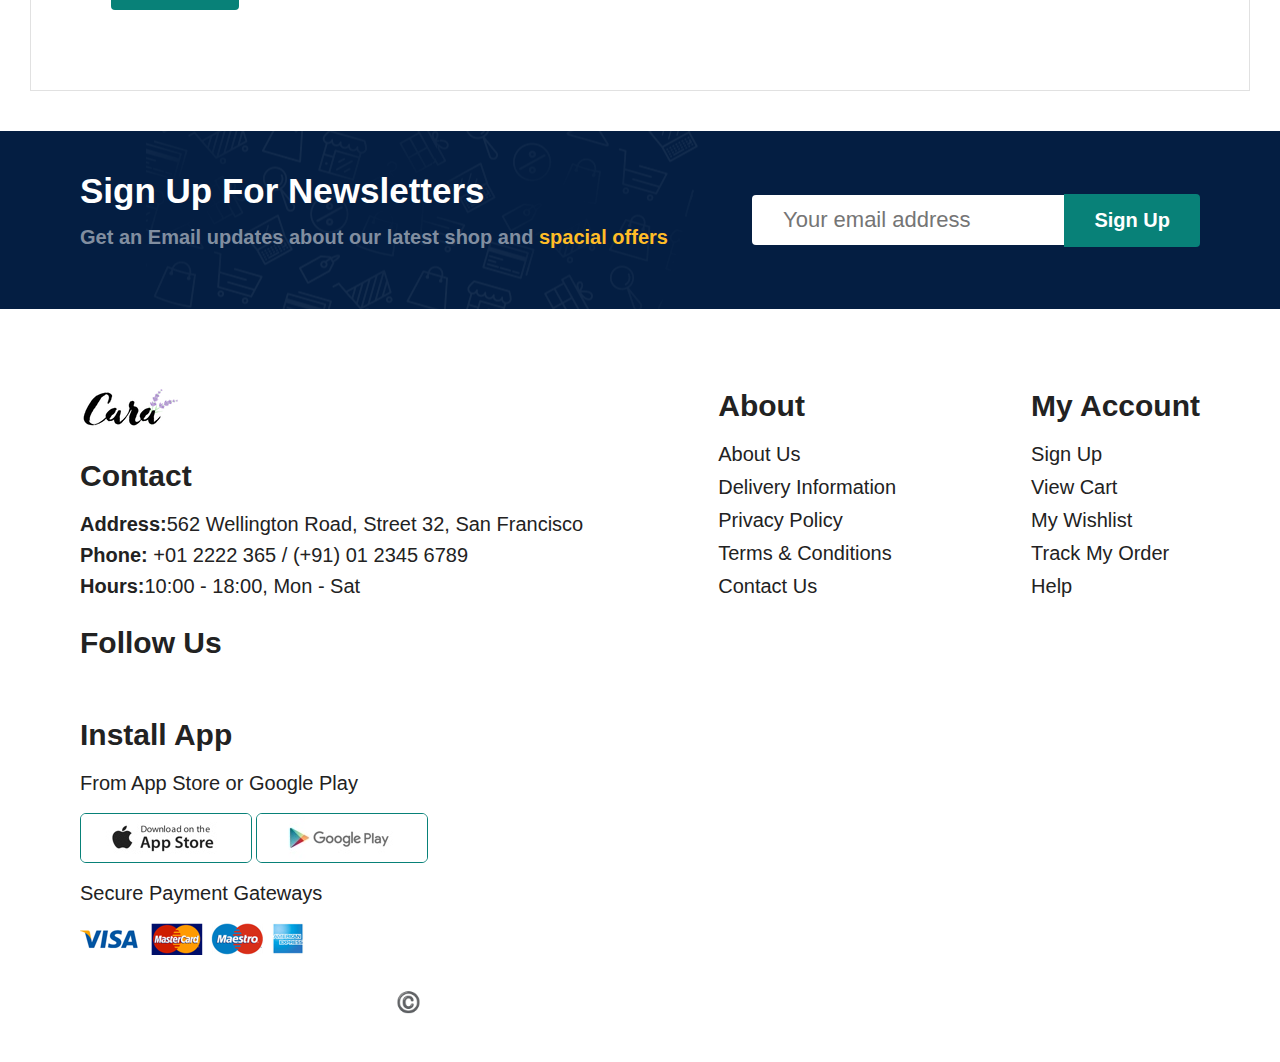
<file: contact.html>
<!DOCTYPE html>
<html lang="en">
  <head>
    <meta charset="UTF-8" />
    <meta name="viewport" content="width=device-width, initial-scale=1.0" />
    <title>Document</title>
    <link rel="stylesheet" href="style.css" />
    <link
      rel="stylesheet"
      href="https://cdnjs.cloudflare.com/ajax/libs/font-awesome/6.5.2/css/all.min.css"
      integrity="sha512-SnH5WK+bZxgPHs44uWIX+LLJAJ9/2PkPKZ5QiAj6Ta86w+fsb2TkcmfRyVX3pBnMFcV7oQPJkl9QevSCWr3W6A=="
      crossorigin="anonymous"
      referrerpolicy="no-referrer"
    />
  </head>
  <body>
    <section id="header">
      <a href="#"><img src="./Img/logo.png" class="logo" alt="" /></a>

      <div>
        <ul id="navbar">
          <li><a href="index.html">Home</a></li>
          <li><a href="shop.html">Shop</a></li>
          <li><a href="blog.html">Blog</a></li>
          <li><a href="about.html">About</a></li>
          <li><a class="active" href="contact.html">Contact</a></li>
          <li id="lg-bag">
            <a href="cart.html"><i class="fa-solid fa-bag-shopping"></i></a>
          </li>
          <a href="#" id="close"><i class="fas fa-times"></i></a>
        </ul>
      </div>
      <div id="mobile">
        <a href="cart.html"><i class="fa-solid fa-bag-shopping"></i></a>
        <i id="bar" class="fas fa-outdent"></i>
      </div>
    </section>

    <section id="page-header" class="about-header">
      <h2>#let's_talk</h2>
      <p>LEAVE A MESSAGE, We love to hear from you!</p>
    </section>

    <section id="contact-details" class="section-p1">
      <div class="details">
        <span>GET IN TOUCH</span>
        <h2>Visit one of our agency location or contact us today</h2>
        <h3>Head Office</h3>
        <div class="dicon">
          <li>
            <i class="fa-regular fa-map"></i>
            <p>56 Glassford Street Glasgow GI IUL New York</p>
          </li>
          <li>
            <i class="fa-regular fa-envelope"></i>
            <p>contact@example.com</p>
          </li>
          <li>
            <i class="fa-solid fa-phone"></i>
            <p>contact@example.com</p>
          </li>
          <li>
            <i class="fa-regular fa-clock"></i>
            <p>Monday to Saturday: 9.00am to 16pm</p>
          </li>
        </div>
      </div>
      <div class="map">
        <iframe
          src="https://www.google.com/maps/embed?pb=!1m18!1m12!1m3!1d2469.6870348425723!2d-1.2570928231624119!3d51.75704619243505!2m3!1f0!2f0!3f0!3m2!1i1024!2i768!4f13.1!3m3!1m2!1s0x4876c6a9ef8c485b%3A0xd2ff1883a001afed!2sUniversity%20of%20Oxford!5e0!3m2!1sen!2sin!4v1720091489487!5m2!1sen!2sin"
          width="600"
          height="450"
          style="border: 0"
          allowfullscreen=""
          loading="lazy"
          referrerpolicy="no-referrer-when-downgrade"
        ></iframe>
      </div>
    </section>

    <section id="form-details">
      <form action="">
        <span>LEAVE A MESSAGE</span>
        <h2>We love to hear from you</h2>
        <input type="text" placeholder="Your Name" />
        <input type="text" placeholder="Email" />
        <input type="text" placeholder="Subject" />
        <textarea name="" id="" placeholder="Your Message"></textarea>
        <button class="normal">Submit</button>
      </form>

      <div class="people">
        <div>
          <img src="./Img/people/1.png" alt="" />
          <p>
            <span>John Deo </span>Senior Marketing Manager <br />
            Phone: + 000 123 000 77 88 <br />
            Email: contact@example.com
          </p>
        </div>
        <div>
          <img src="./Img/people/2.png" alt="" />
          <p>
            <span>William Smith </span>Senior Marketing Manager <br />
            Phone: + 000 123 000 77 88 <br />
            Email: contact@example.com
          </p>
        </div>
        <div>
          <img src="./Img/people/3.png" alt="" />
          <p>
            <span>Emma Stone </span>Senior Marketing Manager <br />
            Phone: + 000 123 000 77 88 <br />
            Email: contact@example.com
          </p>
        </div>
      </div>
    </section>

    <section id="newsletter" class="section-p1 section-m1">
      <div class="newstext">
        <h4>Sign Up For Newsletters</h4>
        <p>
          Get an Email updates about our latest shop and
          <span>spacial offers</span>
        </p>
      </div>
      <div class="form">
        <input type="text" name="" id="" placeholder="Your email address" />
        <button class="normal">Sign Up</button>
      </div>
    </section>

    <footer class="section-p1">
      <div class="col">
        <img class="logo" src="./Img/logo.png" alt="" />
        <h4>Contact</h4>
        <p>
          <strong>Address:</strong>562 Wellington Road, Street 32, San Francisco
        </p>
        <p><strong>Phone:</strong> +01 2222 365 / (+91) 01 2345 6789</p>
        <p><strong>Hours:</strong>10:00 - 18:00, Mon - Sat</p>
        <div class="follow">
          <h4>Follow Us</h4>
          <div class="icon">
            <i class="fab fa-facebook"></i>
            <i class="fab fa-twitter"></i>
            <i class="fab fa-instagram"></i>
            <i class="fab fa-pinterest-p"></i>
            <i class="fab fa-youtube"></i>
          </div>
        </div>
      </div>

      <div class="col">
        <h4>About</h4>
        <a href="#">About Us</a>
        <a href="#">Delivery Information</a>
        <a href="#">Privacy Policy</a>
        <a href="#">Terms & Conditions</a>
        <a href="#">Contact Us</a>
      </div>

      <div class="col">
        <h4>My Account</h4>
        <a href="#">Sign Up </a>
        <a href="#">View Cart</a>
        <a href="#">My Wishlist</a>
        <a href="#">Track My Order</a>
        <a href="#">Help</a>
      </div>

      <div class="col install">
        <h4>Install App</h4>
        <p>From App Store or Google Play</p>
        <div class="row">
          <img src="./Img/pay/app.jpg" alt="" />
          <img src="./Img/pay/play.jpg" alt="" />
        </div>
        <p>Secure Payment Gateways</p>
        <img src="./Img/pay/pay.png" alt="" />
      </div>

      <div class="copyright">
        <p>©️ 2021, Tech2 etc - HTML CSS Ecommerce Template</p>
      </div>
    </footer>

    <script src="./script.js"></script>
  </body>
</html>
</file>
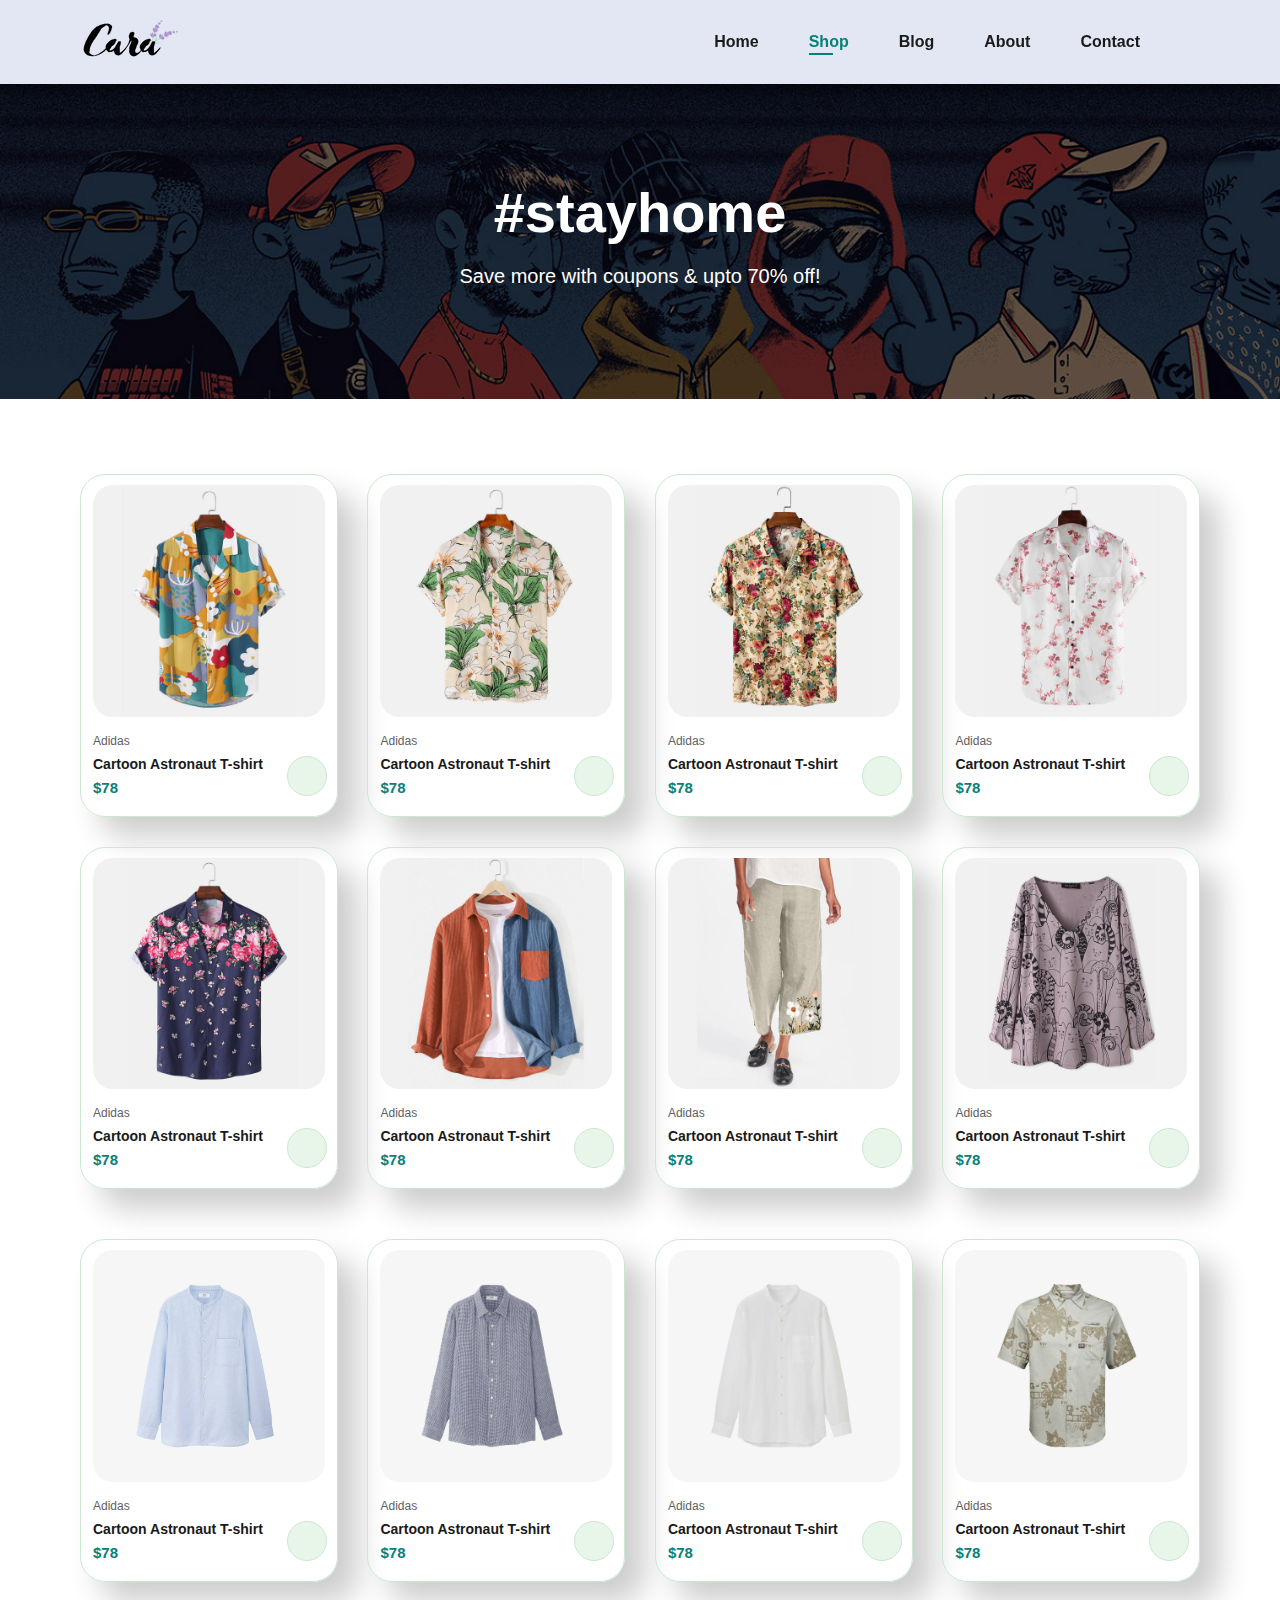
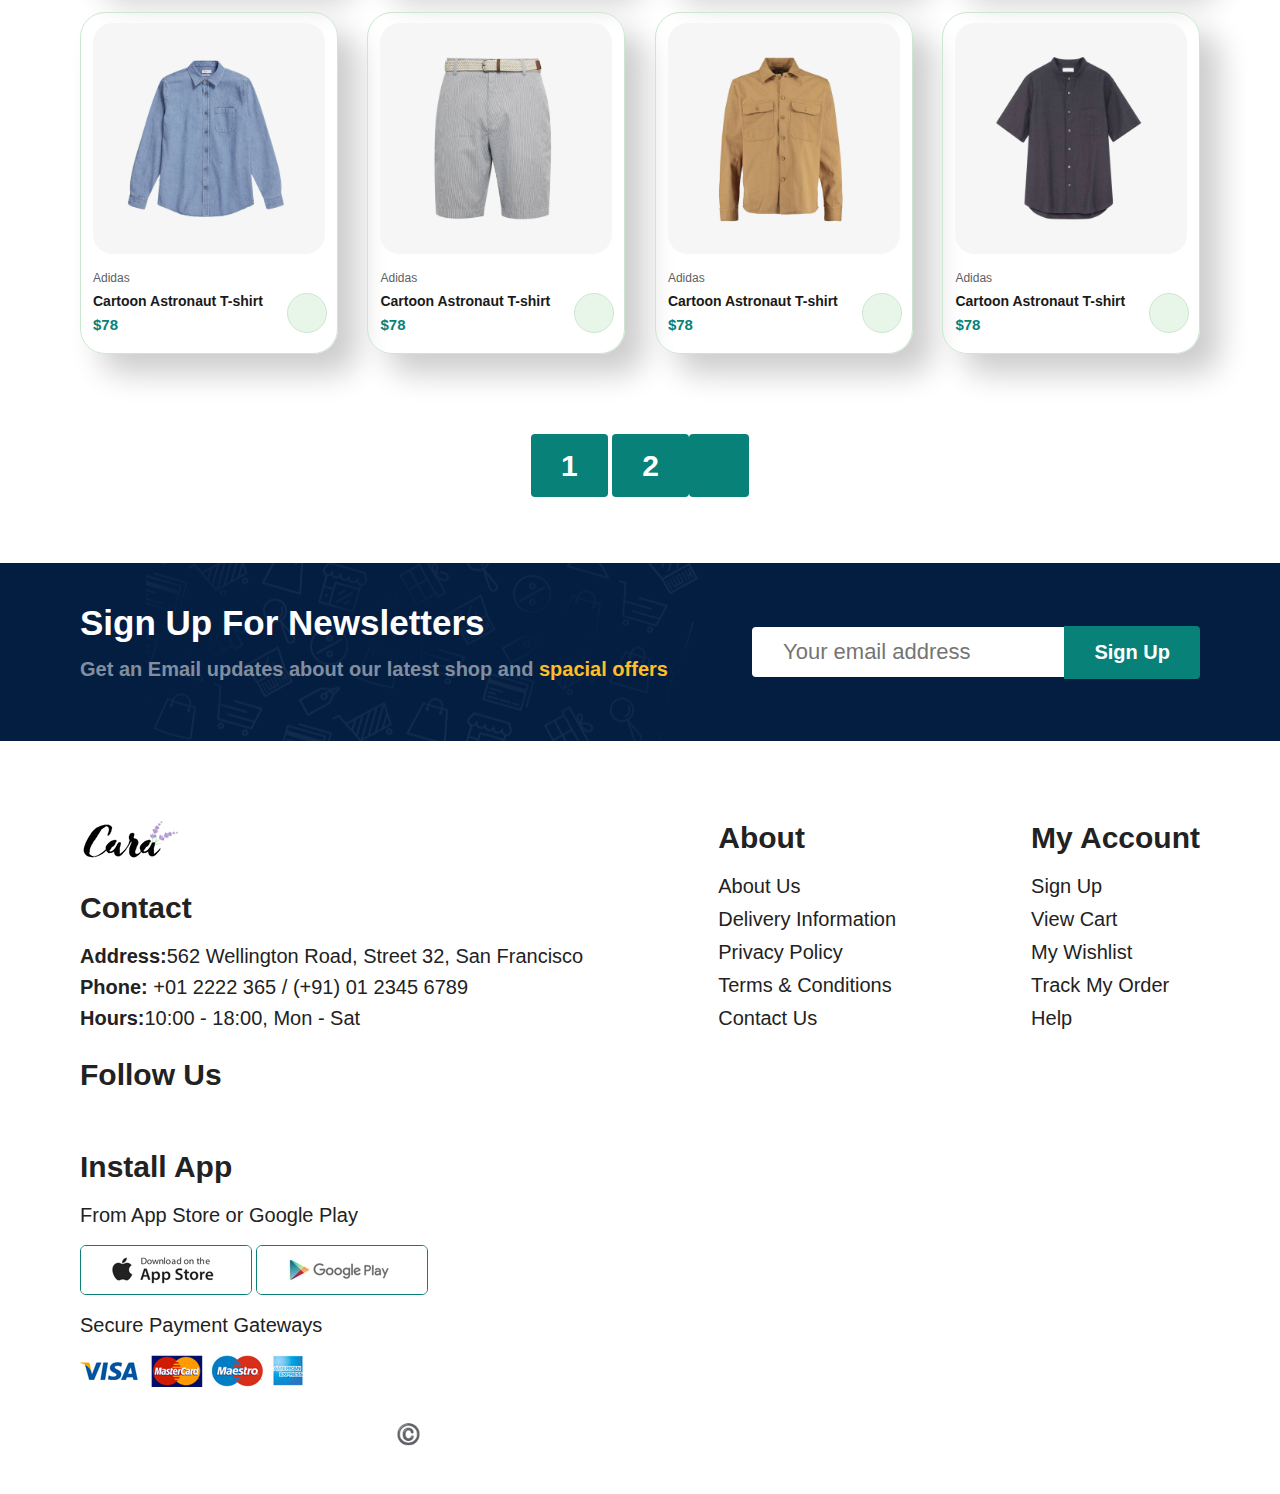
<file: shop.html>
<!DOCTYPE html>
<html lang="en">
  <head>
    <meta charset="UTF-8" />
    <meta name="viewport" content="width=device-width, initial-scale=1.0" />
    <title>Document</title>
    <link rel="stylesheet" href="style.css" />
    <link
      rel="stylesheet"
      href="https://cdnjs.cloudflare.com/ajax/libs/font-awesome/6.5.2/css/all.min.css"
      integrity="sha512-SnH5WK+bZxgPHs44uWIX+LLJAJ9/2PkPKZ5QiAj6Ta86w+fsb2TkcmfRyVX3pBnMFcV7oQPJkl9QevSCWr3W6A=="
      crossorigin="anonymous"
      referrerpolicy="no-referrer"
    />
  </head>
  <body>
    <section id="header">
      <a href="#"><img src="./Img/logo.png" class="logo" alt="" /></a>

      <div>
        <ul id="navbar">
          <li><a  href="index.html">Home</a></li>
          <li><a class="active" href="shop.html">Shop</a></li>
          <li><a href="blog.html">Blog</a></li>
          <li><a href="about.html">About</a></li>
          <li><a href="contact.html">Contact</a></li>
          <li id="lg-bag"><a href="cart.html"><i class="fa-solid fa-bag-shopping"></i></a></li>
          <a href="#" id="close"><i class="fas fa-times"></i></a>
        </ul>
      </div>
      <div id="mobile">
        <a href="cart.html"><i class="fa-solid fa-bag-shopping"></i></a>
        <i id="bar" class="fas fa-outdent"></i>
      </div>
    </section>

    <section id="page-header">
            <h2>#stayhome</h2>
            <p>Save more with coupons & upto 70% off!</p>
    </section>

    <section id="product1">
        <div class="pro-container">
            <div class="pro" onclick="window.location.href='sproduct.html';">
                <img src="./Img/product/f1.jpg" alt="">
                <div class="des">
                    <span>Adidas</span>
                    <h5>Cartoon Astronaut T-shirt</h5>
                    <div class="star">
                        <i class="fas fa-star"></i>
                        <i class="fas fa-star"></i>
                        <i class="fas fa-star"></i>
                        <i class="fas fa-star"></i>
                    </div>
                    <h4>$78</h4>
                </div>
                <a href="#"><i class="fa fa-shopping-cart cart"></i></a>
            </div>
            <div class="pro">
                <img src="./Img/product/f2.jpg" alt="">
                <div class="des">
                    <span>Adidas</span>
                    <h5>Cartoon Astronaut T-shirt</h5>
                    <div class="star">
                        <i class="fas fa-star"></i>
                        <i class="fas fa-star"></i>
                        <i class="fas fa-star"></i>
                        <i class="fas fa-star"></i>
                    </div>
                    <h4>$78</h4>
                </div>
                <a href="#"><i class="fa fa-shopping-cart cart"></i></a>
            </div>
            <div class="pro">
                <img src="./Img/product/f3.jpg" alt="">
                <div class="des">
                    <span>Adidas</span>
                    <h5>Cartoon Astronaut T-shirt</h5>
                    <div class="star">
                        <i class="fas fa-star"></i>
                        <i class="fas fa-star"></i>
                        <i class="fas fa-star"></i>
                        <i class="fas fa-star"></i>
                    </div>
                    <h4>$78</h4>
                </div>
                <a href="#"><i class="fa fa-shopping-cart cart"></i></a>
            </div>
            <div class="pro">
                <img src="./Img/product/f4.jpg" alt="">
                <div class="des">
                    <span>Adidas</span>
                    <h5>Cartoon Astronaut T-shirt</h5>
                    <div class="star">
                        <i class="fas fa-star"></i>
                        <i class="fas fa-star"></i>
                        <i class="fas fa-star"></i>
                        <i class="fas fa-star"></i>
                    </div>
                    <h4>$78</h4>
                </div>
                <a href="#"><i class="fa fa-shopping-cart cart"></i></a>
            </div>
            <div class="pro">
                <img src="./Img/product/f5.jpg" alt="">
                <div class="des">
                    <span>Adidas</span>
                    <h5>Cartoon Astronaut T-shirt</h5>
                    <div class="star">
                        <i class="fas fa-star"></i>
                        <i class="fas fa-star"></i>
                        <i class="fas fa-star"></i>
                        <i class="fas fa-star"></i>
                    </div>
                    <h4>$78</h4>
                </div>
                <a href="#"><i class="fa fa-shopping-cart cart"></i></a>
            </div>
            <div class="pro">
                <img src="./Img/product/f6.jpg" alt="">
                <div class="des">
                    <span>Adidas</span>
                    <h5>Cartoon Astronaut T-shirt</h5>
                    <div class="star">
                        <i class="fas fa-star"></i>
                        <i class="fas fa-star"></i>
                        <i class="fas fa-star"></i>
                        <i class="fas fa-star"></i>
                    </div>
                    <h4>$78</h4>
                </div>
                <a href="#"><i class="fa fa-shopping-cart cart"></i></a>
            </div>
            <div class="pro">
                <img src="./Img/product/f7.jpg" alt="">
                <div class="des">
                    <span>Adidas</span>
                    <h5>Cartoon Astronaut T-shirt</h5>
                    <div class="star">
                        <i class="fas fa-star"></i>
                        <i class="fas fa-star"></i>
                        <i class="fas fa-star"></i>
                        <i class="fas fa-star"></i>
                    </div>
                    <h4>$78</h4>
                </div>
                <a href="#"><i class="fa fa-shopping-cart cart"></i></a>
            </div>
            <div class="pro">
                <img src="./Img/product/f8.jpg" alt="">
                <div class="des">
                    <span>Adidas</span>
                    <h5>Cartoon Astronaut T-shirt</h5>
                    <div class="star">
                        <i class="fas fa-star"></i>
                        <i class="fas fa-star"></i>
                        <i class="fas fa-star"></i>
                        <i class="fas fa-star"></i>
                    </div>
                    <h4>$78</h4>
                </div>
                <a href="#"><i class="fa fa-shopping-cart cart"></i></a>
            </div>
    
        <div class="pro-container">
            <div class="pro">
                <img src="./Img/product/n1.jpg" alt="">
                <div class="des">
                    <span>Adidas</span>
                    <h5>Cartoon Astronaut T-shirt</h5>
                    <div class="star">
                        <i class="fas fa-star"></i>
                        <i class="fas fa-star"></i>
                        <i class="fas fa-star"></i>
                        <i class="fas fa-star"></i>
                    </div>
                    <h4>$78</h4>
                </div>
                <a href="#"><i class="fa fa-shopping-cart cart"></i></a>
            </div>
            <div class="pro">
                <img src="./Img/product/n2.jpg" alt="">
                <div class="des">
                    <span>Adidas</span>
                    <h5>Cartoon Astronaut T-shirt</h5>
                    <div class="star">
                        <i class="fas fa-star"></i>
                        <i class="fas fa-star"></i>
                        <i class="fas fa-star"></i>
                        <i class="fas fa-star"></i>
                    </div>
                    <h4>$78</h4>
                </div>
                <a href="#"><i class="fa fa-shopping-cart cart"></i></a>
            </div>
            <div class="pro">
                <img src="./Img/product/n3.jpg" alt="">
                <div class="des">
                    <span>Adidas</span>
                    <h5>Cartoon Astronaut T-shirt</h5>
                    <div class="star">
                        <i class="fas fa-star"></i>
                        <i class="fas fa-star"></i>
                        <i class="fas fa-star"></i>
                        <i class="fas fa-star"></i>
                    </div>
                    <h4>$78</h4>
                </div>
                <a href="#"><i class="fa fa-shopping-cart cart"></i></a>
            </div>
            <div class="pro">
                <img src="./Img/product/n4.jpg" alt="">
                <div class="des">
                    <span>Adidas</span>
                    <h5>Cartoon Astronaut T-shirt</h5>
                    <div class="star">
                        <i class="fas fa-star"></i>
                        <i class="fas fa-star"></i>
                        <i class="fas fa-star"></i>
                        <i class="fas fa-star"></i>
                    </div>
                    <h4>$78</h4>
                </div>
                <a href="#"><i class="fa fa-shopping-cart cart"></i></a>
            </div>
            <div class="pro">
                <img src="./Img/product/n5.jpg" alt="">
                <div class="des">
                    <span>Adidas</span>
                    <h5>Cartoon Astronaut T-shirt</h5>
                    <div class="star">
                        <i class="fas fa-star"></i>
                        <i class="fas fa-star"></i>
                        <i class="fas fa-star"></i>
                        <i class="fas fa-star"></i>
                    </div>
                    <h4>$78</h4>
                </div>
                <a href="#"><i class="fa fa-shopping-cart cart"></i></a>
            </div>
            <div class="pro">
                <img src="./Img/product/n6.jpg" alt="">
                <div class="des">
                    <span>Adidas</span>
                    <h5>Cartoon Astronaut T-shirt</h5>
                    <div class="star">
                        <i class="fas fa-star"></i>
                        <i class="fas fa-star"></i>
                        <i class="fas fa-star"></i>
                        <i class="fas fa-star"></i>
                    </div>
                    <h4>$78</h4>
                </div>
                <a href="#"><i class="fa fa-shopping-cart cart"></i></a>
            </div>
            <div class="pro">
                <img src="./Img/product/n7.jpg" alt="">
                <div class="des">
                    <span>Adidas</span>
                    <h5>Cartoon Astronaut T-shirt</h5>
                    <div class="star">
                        <i class="fas fa-star"></i>
                        <i class="fas fa-star"></i>
                        <i class="fas fa-star"></i>
                        <i class="fas fa-star"></i>
                    </div>
                    <h4>$78</h4>
                </div>
                <a href="#"><i class="fa fa-shopping-cart cart"></i></a>
            </div>
            <div class="pro">
                <img src="./Img/product/n8.jpg" alt="">
                <div class="des">
                    <span>Adidas</span>
                    <h5>Cartoon Astronaut T-shirt</h5>
                    <div class="star">
                        <i class="fas fa-star"></i>
                        <i class="fas fa-star"></i>
                        <i class="fas fa-star"></i>
                        <i class="fas fa-star"></i>
                    </div>
                    <h4>$78</h4>
                </div>
                <a href="#"><i class="fa fa-shopping-cart cart"></i></a>
            </div>
        </div>
    </section>

    <section id="pagination" class="section-p1">
        <a href="#">1</a>
        <a href="#">2</a>
        <a href="#"><i class="fas fa-long-arrow-alt-right"></i></a>
    </section>

    <section id="newsletter"  class="section-p1 section-m1">
        <div class="newstext">
            <h4>Sign Up For Newsletters</h4>
            <p>Get an Email updates about our latest shop and <span>spacial offers</span></p>
        </div>
        <div class="form">
            <input type="text" name="" id="" placeholder="Your email address">
            <button class="normal">Sign Up</button>
        </div>
    </section>

    <footer class="section-p1">
        <div class="col">
            <img class="logo" src="./Img/logo.png" alt="">
            <h4>Contact</h4>
            <p><strong>Address:</strong>562 Wellington Road, Street 32, San Francisco</p>
            <p><strong>Phone:</strong> +01 2222 365 / (+91) 01 2345 6789</p>
            <p><strong>Hours:</strong>10:00 - 18:00, Mon - Sat</p>
            <div class="follow">
                <h4>Follow Us</h4>
                <div class="icon">
                    <i class="fab fa-facebook"></i>
                    <i class="fab fa-twitter" ></i>
                    <i class="fab fa-instagram" ></i>
                    <i class="fab fa-pinterest-p" ></i>
                    <i class="fab fa-youtube" ></i>
                </div>
            </div>
        </div>
        
        <div class="col">
            <h4>About</h4>
            <a href="#">About Us</a>
            <a href="#">Delivery Information</a>
            <a href="#">Privacy Policy</a>
            <a href="#">Terms & Conditions</a>
            <a href="#">Contact Us</a>
        </div>
        
        <div class="col">
            <h4>My Account</h4>
            <a href="#">Sign Up </a>
            <a href="#">View Cart</a>
            <a href="#">My Wishlist</a>
            <a href="#">Track My Order</a>
            <a href="#">Help</a>
        </div>

        <div class="col install">
            <h4>Install App</h4>
            <p>From App Store or Google Play</p>
            <div class="row">
                <img src="./Img/pay/app.jpg" alt="">
                <img src="./Img/pay/play.jpg" alt="">
            </div>
            <p>Secure Payment Gateways</p>
            <img src="./Img/pay/pay.png" alt="">
        </div>

        <div class="copyright">
            <p>©️ 2021, Tech2 etc - HTML CSS Ecommerce Template</p>
        </div>
    </footer>

    <script src="./script.js"></script>
  
</body>
</html>
</file>
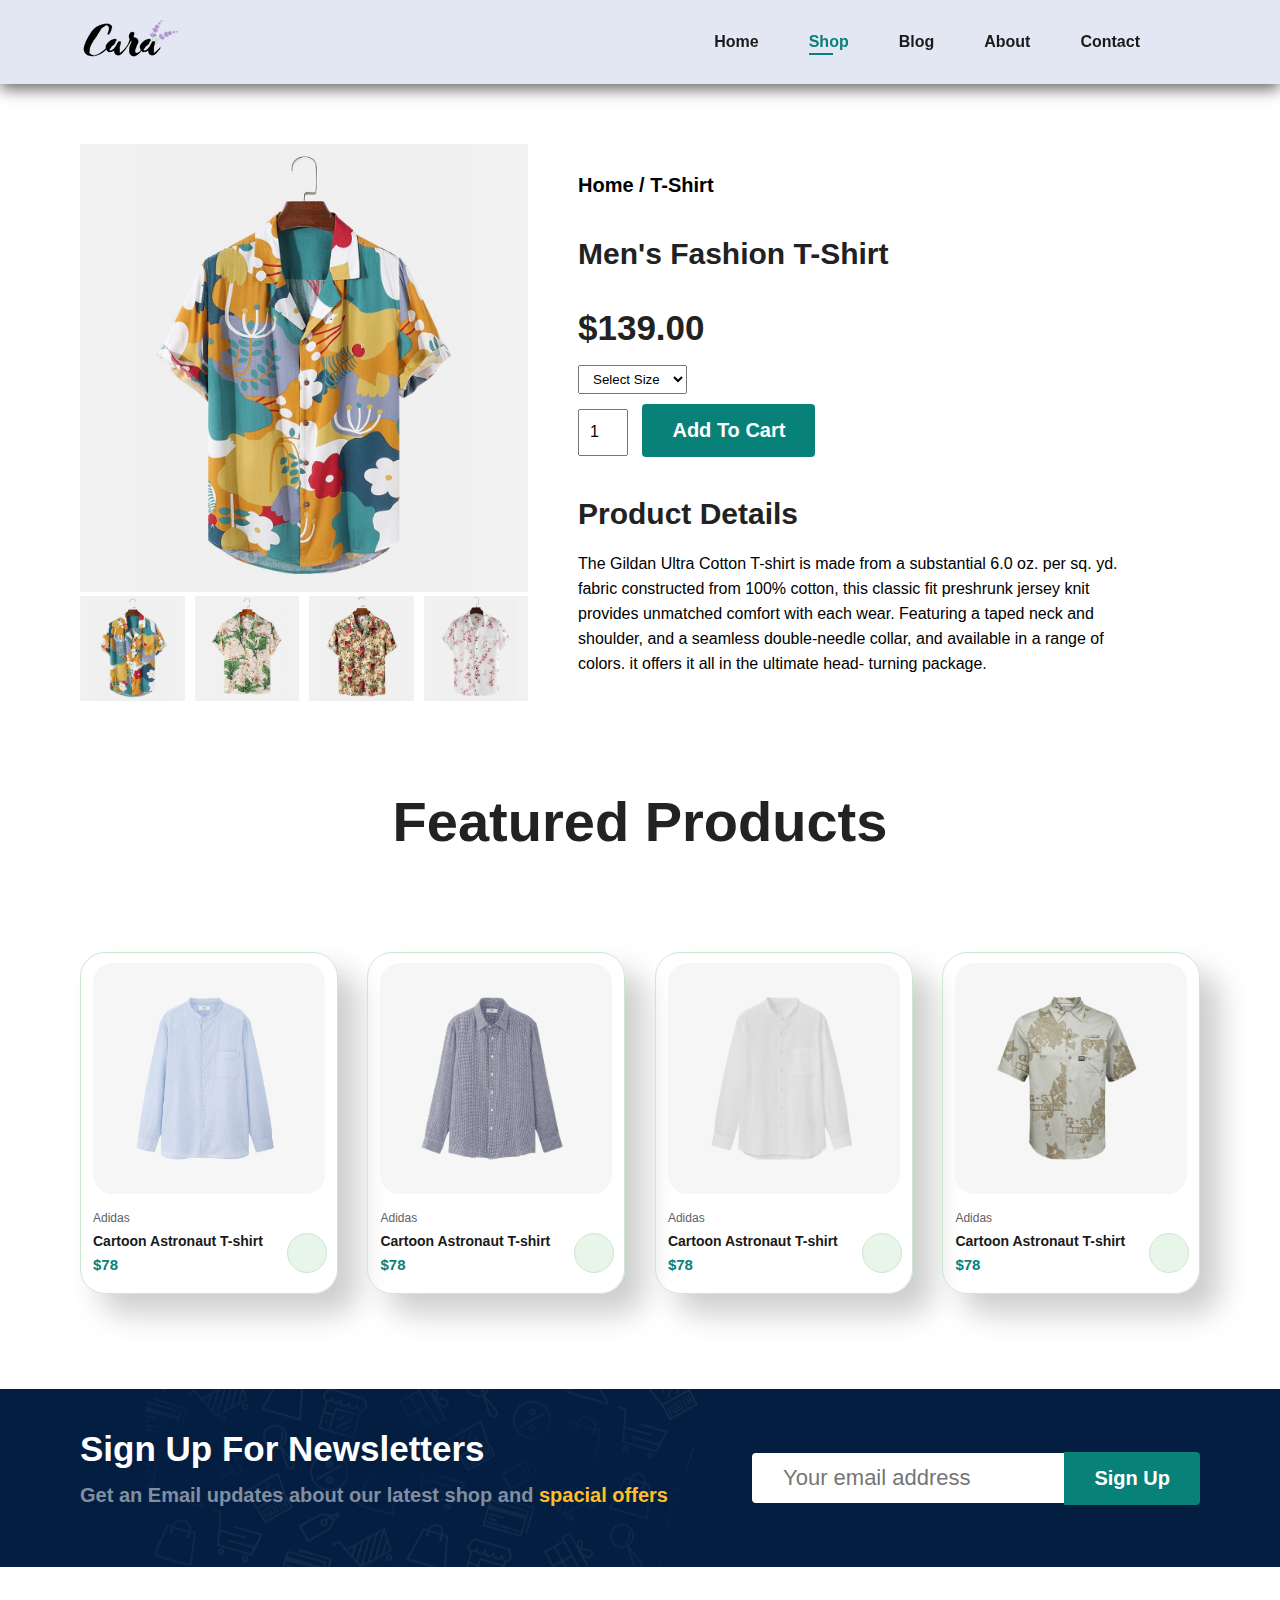
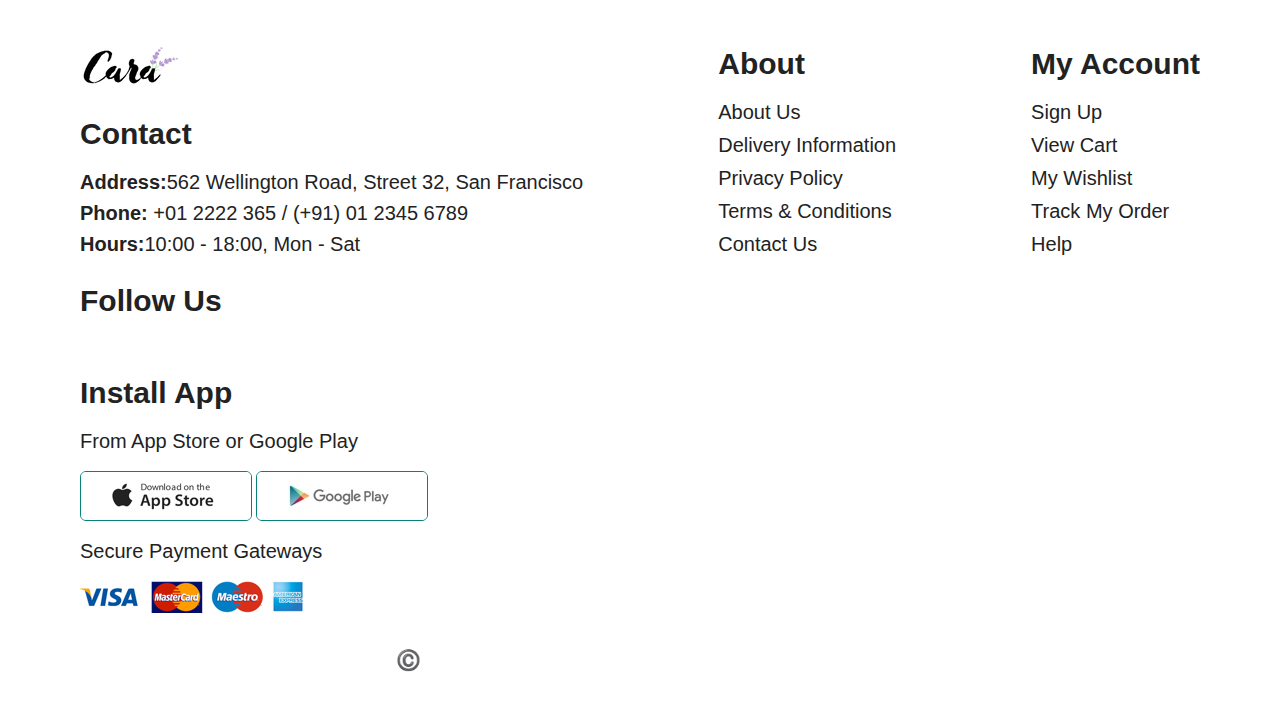
<file: sproduct.html>
<!DOCTYPE html>
<html lang="en">
  <head>
    <meta charset="UTF-8" />
    <meta name="viewport" content="width=device-width, initial-scale=1.0" />
    <title>Document</title>
    <link rel="stylesheet" href="style.css" />
    <link
      rel="stylesheet"
      href="https://cdnjs.cloudflare.com/ajax/libs/font-awesome/6.5.2/css/all.min.css"
      integrity="sha512-SnH5WK+bZxgPHs44uWIX+LLJAJ9/2PkPKZ5QiAj6Ta86w+fsb2TkcmfRyVX3pBnMFcV7oQPJkl9QevSCWr3W6A=="
      crossorigin="anonymous"
      referrerpolicy="no-referrer"
    />
  </head>
  <body>
    <section id="header">
      <a href="#"><img src="./Img/logo.png" class="logo" alt="" /></a>

      <div>
        <ul id="navbar">
          <li><a  href="index.html">Home</a></li>
          <li><a class="active" href="shop.html">Shop</a></li>
          <li><a href="blog.html">Blog</a></li>
          <li><a href="about.html">About</a></li>
          <li><a href="contact.html">Contact</a></li>
          <li id="lg-bag"><a href="cart.html"><i class="fa-solid fa-bag-shopping"></i></a></li>
          <a href="#" id="close"><i class="fas fa-times"></i></a>
        </ul>
      </div>
      <div id="mobile">
        <a href="cart.html"><i class="fa-solid fa-bag-shopping"></i></a>
        <i id="bar" class="fas fa-outdent"></i>
      </div>
    </section>

    <section id="prodetails" class="section-p1">
        <div class="single-pro-img">
            <img src="./Img/product/f1.jpg" width="100%" id="mainimg" alt="">
            <div class="small-img-group">
                <div class="small-img-col">
                    <img src="./Img/product/f1.jpg" width="100%" class="small-img" alt="">
                </div>
                <div class="small-img-col">
                    <img src="./Img/product/f2.jpg" width="100%" class="small-img" alt="">
                </div>
                <div class="small-img-col">
                    <img src="./Img/product/f3.jpg" width="100%" class="small-img" alt="">
                </div>
                <div class="small-img-col">
                    <img src="./Img/product/f4.jpg" width="100%" class="small-img" alt="">
                </div>
            </div>
        </div>
        <div class="single-pro-details">
            <h6>Home / T-Shirt</h6>
            <h4>Men's Fashion T-Shirt</h4>
            <h2>$139.00</h2>
            <select>
                <option>Select Size</option>
                <option>XL</option>
                <option>XXL</option>
                <option>Small</option>
                <option>Large</option>
            </select>
            <input type="number" value="1">
            <button class="normal">Add To Cart</button>
            <h4>Product Details</h4>
            <span>The Gildan Ultra Cotton T-shirt is made from a substantial 6.0 oz. per
                sq. yd. fabric constructed from 100% cotton, this classic fit preshrunk
                jersey knit provides unmatched comfort with each wear. Featuring a
                taped neck and shoulder, and a seamless double-needle collar, and
                available in a range of colors. it offers it all in the ultimate head-
                turning package.</span>
        </div>
    </section>

    <section id="product1" class="section-p1">
        <h2>Featured Products</h2>
        <p>Summer Collection New Modern Desgin</p>
        <div class="pro-container">
            <div class="pro">
                <img src="./Img/product/n1.jpg" alt="">
                <div class="des">
                    <span>Adidas</span>
                    <h5>Cartoon Astronaut T-shirt</h5>
                    <div class="star">
                        <i class="fas fa-star"></i>
                        <i class="fas fa-star"></i>
                        <i class="fas fa-star"></i>
                        <i class="fas fa-star"></i>
                    </div>
                    <h4>$78</h4>
                </div>
                <a href="#"><i class="fa fa-shopping-cart cart"></i></a>
            </div>
            <div class="pro">
                <img src="./Img/product/n2.jpg" alt="">
                <div class="des">
                    <span>Adidas</span>
                    <h5>Cartoon Astronaut T-shirt</h5>
                    <div class="star">
                        <i class="fas fa-star"></i>
                        <i class="fas fa-star"></i>
                        <i class="fas fa-star"></i>
                        <i class="fas fa-star"></i>
                    </div>
                    <h4>$78</h4>
                </div>
                <a href="#"><i class="fa fa-shopping-cart cart"></i></a>
            </div>
            <div class="pro">
                <img src="./Img/product/n3.jpg" alt="">
                <div class="des">
                    <span>Adidas</span>
                    <h5>Cartoon Astronaut T-shirt</h5>
                    <div class="star">
                        <i class="fas fa-star"></i>
                        <i class="fas fa-star"></i>
                        <i class="fas fa-star"></i>
                        <i class="fas fa-star"></i>
                    </div>
                    <h4>$78</h4>
                </div>
                <a href="#"><i class="fa fa-shopping-cart cart"></i></a>
            </div>
            <div class="pro">
                <img src="./Img/product/n4.jpg" alt="">
                <div class="des">
                    <span>Adidas</span>
                    <h5>Cartoon Astronaut T-shirt</h5>
                    <div class="star">
                        <i class="fas fa-star"></i>
                        <i class="fas fa-star"></i>
                        <i class="fas fa-star"></i>
                        <i class="fas fa-star"></i>
                    </div>
                    <h4>$78</h4>
                </div>
                <a href="#"><i class="fa fa-shopping-cart cart"></i></a>
            </div>
        </div>
    </section>

    <section id="newsletter"  class="section-p1 section-m1">
        <div class="newstext">
            <h4>Sign Up For Newsletters</h4>
            <p>Get an Email updates about our latest shop and <span>spacial offers</span></p>
        </div>
        <div class="form">
            <input type="text" name="" id="" placeholder="Your email address">
            <button class="normal">Sign Up</button>
        </div>
    </section>

    <footer class="section-p1">
        <div class="col">
            <img class="logo" src="./Img/logo.png" alt="">
            <h4>Contact</h4>
            <p><strong>Address:</strong>562 Wellington Road, Street 32, San Francisco</p>
            <p><strong>Phone:</strong> +01 2222 365 / (+91) 01 2345 6789</p>
            <p><strong>Hours:</strong>10:00 - 18:00, Mon - Sat</p>
            <div class="follow">
                <h4>Follow Us</h4>
                <div class="icon">
                    <i class="fab fa-facebook"></i>
                    <i class="fab fa-twitter" ></i>
                    <i class="fab fa-instagram" ></i>
                    <i class="fab fa-pinterest-p" ></i>
                    <i class="fab fa-youtube" ></i>
                </div>
            </div>
        </div>
        
        <div class="col">
            <h4>About</h4>
            <a href="#">About Us</a>
            <a href="#">Delivery Information</a>
            <a href="#">Privacy Policy</a>
            <a href="#">Terms & Conditions</a>
            <a href="#">Contact Us</a>
        </div>
        
        <div class="col">
            <h4>My Account</h4>
            <a href="#">Sign Up </a>
            <a href="#">View Cart</a>
            <a href="#">My Wishlist</a>
            <a href="#">Track My Order</a>
            <a href="#">Help</a>
        </div>

        <div class="col install">
            <h4>Install App</h4>
            <p>From App Store or Google Play</p>
            <div class="row">
                <img src="./Img/pay/app.jpg" alt="">
                <img src="./Img/pay/play.jpg" alt="">
            </div>
            <p>Secure Payment Gateways</p>
            <img src="./Img/pay/pay.png" alt="">
        </div>

        <div class="copyright">
            <p>©️ 2021, Tech2 etc - HTML CSS Ecommerce Template</p>
        </div>
    </footer>

    <script>
        var mainimg = document.getElementById("mainimg");
        var smallimgs = document.getElementsByClassName("small-img")

        smallimgs[0].onclick = function(){
            mainimg.src = smallimgs[0].src;
        }
        smallimgs[1].onclick = function(){
            mainimg.src = smallimgs[1].src;
        }
        smallimgs[2].onclick = function(){
            mainimg.src = smallimgs[2].src;
        }
        smallimgs[3].onclick = function(){
            mainimg.src = smallimgs[3].src;
        }
    </script>

    <script src="./script.js"></script>
  </body>
</html>
</file>
<file: style.css>
@import url('https://fonts.googleapis.com/css2?family=League+Spartan:wght@100..900&display=swap');

*{
    margin: 0;
    padding: 0;
    box-sizing: border-box;
    font-family: "League+Spartan",sans-serif;
}
html , body{
    height: 100%;
    width: 100%;
}
h1{
    font-size: 80px;
    line-height: 84px;
    color: #222;
}
h2{
    font-size: 56px;
    line-height: 74px;
    color: #222;
}
h4{
    font-size: 30px;
    color: #222;
}
h6{
    font-weight: 700;
    font-size: 12px;
}
p{
    font-size: 20px;
    color: #465b52;
    margin: 15px 0 20px 0;
}
.section-p1{
    padding: 40px 80px;
}
button.normal{
    font-size: 20px;
    color: #000000;
    background-color: white;
    padding: 15px 30px;
    cursor: pointer;
    transition: 0.2s ease;
    font-weight: 600;
    border-radius: 4px;
    border: none;
    outline: none;
}
button.white{
    font-size: 20px;
    color: #fff;
    background-color: transparent;
    padding: 11px 18px;
    cursor: pointer;
    transition: 0.2s ease;
    font-weight: 600;
    border: 1px solid #fff;
    outline: none;
}
.section-m1{
    margin: 40px 0;
}
/* Header */
#header{
    display: flex;
    justify-content: space-between;
    align-items: center;
    padding: 20px 80px;
    background:#E3E6F3;
    box-shadow: 0 5px 15px rgba(0, 0, 0, 0.6);
    position: sticky;
    top: 0;
    left: 0;
    z-index: 999;
}
#navbar{
    display: flex;
    justify-content: center;
    align-items: center;
    gap: 30px;
}
#navbar li{
    list-style: none;
    padding: 0 10px;
    position: relative;
}
#navbar li a{
    text-decoration: none;
    font-size: 16px;
    font-weight: 600;
    color: #1a1a1a;
    cursor: pointer;
    transition: 0.3s ease;
}
#navbar i{
    font-size: 20px;
}
#navbar li a:hover,
#navbar li a.active{
    color: #088178;
}
#navbar li a.active::after,
#navbar li a:hover::after{
    content: "";
    position: absolute;
    bottom: -4px;
    left: 10px;
    width: 40%;
    height: 2px;
    background: #088178;
}
#mobile{
    display: none;
}
#close{
    display: none;
}

/* Hero page */
#hero{
    background-image: url("./Img/hero4.png");
    width: 100%;
    height: 100vh;
    background-size: cover;
    background-position: center;
    padding: 0 80px;
    display: flex;
    justify-content: center;
    align-items: flex-start;
    flex-direction: column;
}
#hero h4{
    padding-bottom: 15px;
}
#hero h1{
    color: #088178;
}
#hero button{
    font-weight: bold;
    color: #088178;
    background-image: url(./Img/button.png);
    border: none;
    background-color: transparent;
    padding: 14px 80px 14px 65px;
    background-repeat: no-repeat;
    cursor: pointer;
    font-size: 16px;

}

/* feature */

#feature{
    display: flex;
    justify-content: space-between;
    align-items: center;
    padding: 40px 80px;
}
#feature div{
    width: 200px;
    height: 200px;
    padding: 25px 8px;
    border-radius: 4px;
    margin: 15px 0;
    border: 1px solid #cce7d0;
    text-align: center;
    box-shadow: 20px 20px 34px rgba(0, 0, 0, 0.2);
    transition: 0.3s ease;
}
#feature .fe-box h6{
    padding: 10px 8px;
    display: inline-block;
    line-height: 1;
    border-radius: 4px;
    font-weight: bold;
    color: #000000;
    background-color: #fddde4;
    margin-top: 5%;
}
#feature .fe-box:nth-child(2) h6{
    background-color: #cdebbc;
}
#feature .fe-box:nth-child(3) h6{
    background-color: #d1ef82;
}
#feature .fe-box:nth-child(4) h6{
    background-color: #cdd4f8;
}
#feature .fe-box:nth-child(5) h6{
    background-color: #f6dbf6;
}
#feature .fe-box:nth-child(6) h6{
    background-color: #fff2e5;
}
#feature div:hover{
    border: 1px solid #088178;
    scale: 1.1;
}

/* product1 */
#product1{
    padding: 40px 80px;
    text-align: center;
}
#product1 .pro-container{
    display: flex;
    justify-content: space-between;
    padding-top: 20px;
    flex-wrap: wrap;
}
#product1 .pro{
    width: 23%;
    min-width: 250px;
    padding: 10px 12px;
    border: 1px solid #cce7d0;
    border-radius: 25px;
    cursor: pointer;
    box-shadow: 20px 20px 30px rgba(0,0,0,0.2);
    margin: 15px 0;
    transition: 0.3s ease;
    position: relative;
}
#product1 .pro:hover{
    border: 1px solid #088178;
    scale: 1.1;
}
#product1 .pro img{
    width: 100%;
    border-radius: 20px;
}
#product1 .pro .des{
    text-align: start;
    padding: 10px 0;
}
#product1 .pro .des span{
    color: #606063;
    font-size: 12px;
}
#product1 .pro .des h5{
    padding-top: 7px;
    color: #1a1a1a;
    font-size: 14px;
}
#product1 .pro .des i{
    font-size: 12px;
    color: rgb(243, 181, 25);
}
#product1 .pro .des h4{
    font-size: 15px;
    font-weight: 700;
    padding-top: 7px;
    color: #088178;
}
#product1 .pro .cart{
    width: 40px;
    height: 40px;
    border-radius: 50px;
    background-color: #e8f6ea;
    color: #088178;
    line-height: 40px;
    border: 1px solid #cce7d0;
    position: absolute;
    bottom: 20px;
    right: 10px;
   
}

/* Banner */
#banner{
    display: flex;
    justify-content: center;
    align-items: center;
    text-align: center;
    flex-direction: column;
    background-image: url(./Img/Banner/b2.jpg);
    background-size: cover;
    background-repeat: no-repeat;
    background-position: center;
    width: 100%;
    height: 40vh;
}
#banner h4{
    color: #fff;
    font-size: 25px;
}
#banner h2{
    color: #fff;
    font-size: 50px;
    padding: 15px 0;
}
#banner span{
    color: red;
}
#banner button:hover{
    background-color: #088178;
    color: white;
}
#sm-banner{
    display: flex;
    justify-content: space-between;
    flex-wrap: wrap;
}
#sm-banner .banner-box{
    display: flex;
    justify-content: center;
    align-items: flex-start;
    flex-direction: column;
    background-image: url(./Img/Banner/b17.jpg);
    background-size: cover;
    background-position: center;
    min-width: 680px;
    height: 50vh;   
    padding: 30px;     
}
#sm-banner .banner-box2{
    background-image: url(./Img/Banner/b10.jpg);
}
.banner-box h4{
    font-size: 20px;
    color: #fff;
}
.banner-box h1{
    font-size: 35px;
    color: #fff;
    font-weight: 800;
    line-height: 60px;
}
.banner-box span{
    font-size: 20px;
    color: #fff;
    font-weight: 500;
    padding-bottom: 15px;
}
.banner-box:hover button{
    background-color: #088178;
    border: 1px solid #088178;
}
#banner3{
    display: flex;
    justify-content: space-between;
    flex-wrap: wrap;
    padding: 0 80px;
}
#banner3 .banner-box{
    display: flex;
    justify-content: center;
    align-items: flex-start;
    flex-direction: column;
    background-image: url(./Img/Banner/b7.jpg);
    background-size: cover;
    background-position: center;
    min-width: 30%;
    height: 30vh;   
    padding: 20px;     
    margin-bottom: 20px;
}
#banner3 .banner-box2{
    background-image: url(./Img/Banner/b4.jpg);
}
#banner3 .banner-box3{
    background-image: url(./Img/Banner/b18.jpg);
}
#banner3 h2{
    color: #fff;
    font-weight: 900;
    font-size: 25px;
}
#banner3 h3{
    color: #eb1d1d;
    font-weight: 900;
    font-size: 20px;
    line-height: 5px;
}
#newsletter{
    display: flex;
    justify-content: space-between;
    align-items: center;
    flex-wrap: wrap;
    background-image: url(./Img/Banner/b14.png);
    background-repeat: no-repeat;
    background-position: 20% 30%;
    background-color: #041e42;
}
#newsletter h4{
    color: #fff;
    font-size: 35px;
    font-weight: 700;
}
#newsletter p{
    color: #818ea0;
    font-size: 20px;
    font-weight: 600;
}
#newsletter p span{
    color: #ffbd27;
}
#newsletter .form{
    display: flex;
    align-items: center;
    width: 40%;
}
#newsletter input{
    height: 3.125rem;
    padding: 15px 30px;
    font-size: 22px;
    width: 100%;
    border: 1px solid transparent;
    border-radius: 4px;
    outline: none;
    border-top-right-radius: 0;
    border-bottom-right-radius: 0;
}
#newsletter button{
    background-color: #088178;
    color: #fff;
    white-space: nowrap;
    border-top-left-radius: 0;
    border-bottom-left-radius: 0;
}
footer{
    display: flex;
    flex-wrap: wrap;
    justify-content: space-between;
    
}
footer .col{
    display: flex;
    flex-direction: column;
    align-items: flex-start;
    margin-bottom: 20px;
}
footer .logo{
    margin-bottom: 30px;
}
footer h4{
    font-size: 30px;
    padding-bottom: 20px;
}
footer p{
    font-size: 20px;
    margin: 0 0 8px 0;
}
footer a{
    font-size: 20px;
    margin-bottom: 10px;
    text-decoration: none;
    color: #222;
}
footer .follow i{
    color: #465b52;
    padding-right: 5px;
    cursor: pointer;
}
footer .follow{
    margin-top: 20px;
}
footer .install .row img{
    border: 1px solid #088178;
    border-radius: 6px;
}
footer .install img{
    margin: 10px 0 15px 0;
}
footer .follow i:hover,
footer a:hover{
    color: #088178;
}
footer .copyright{
    width: 100%;
    text-align: center;
}

/* shop page */
#page-header{
    background-image: url(./Img/Banner/b1.jpg);
    text-align: center;
    height: 35vh;
    background-size: cover;
    width: 100%;
    display: flex;
    justify-content: center;
    align-items: center;
    flex-direction: column;
    /* padding: 14px; */
}
#page-header h2,p{
    color: #fff;
}
#pagination{
    text-align: center;
}
#pagination a{
    text-decoration: none;
    padding: 15px 30px;
    font-weight: bold;
    border-radius: 4px;
    color: #fff;
    background-color: #088178;
    font-size: 30px;
}
/* single product */
#prodetails{
    display: flex;
    margin-top: 20px;
}
#prodetails .single-pro-img{
    width: 40%;
    margin-right: 50px;
}
.small-img-group{
    display: flex;
    justify-content: space-between;
    gap: 10px;
}
.small-img-group .small-img-col{
    cursor: pointer;
}
#prodetails .single-pro-details{
    width: 50%;
    padding-top: 30px;
}
#prodetails .single-pro-details h4{
    padding: 40px 0 20px 0;
    
}
#prodetails .single-pro-details h6{
    font-size: 20px;
}
#prodetails .single-pro-details h2{
    font-size: 35px;
}
#prodetails .single-pro-details select{
    display: block;
    padding: 5px 10px;
    margin-bottom: 10px;
}
#prodetails .single-pro-details input{
    width: 50px;
    height: 47px;
    padding-left: 10px;
    font-size: 16px;
    margin-right: 10px;
}
#prodetails .single-pro-details input:focus{
    outline: none;
}
#prodetails .single-pro-details button{
    background-color: #088178;
    color: #fff;
}
#prodetails .single-pro-details span{
    line-height: 25px;
}
/* Blog page */
#page-header.blog-header{
    background-image: url(./Img/Banner/b19.jpg);
}
#blog{
    padding: 150px 150px 0 150px;
}
#blog .blog-box{
    position: relative;
    display: flex;
    align-items: center;
    width: 100%;
    padding-bottom: 100px;
}
#blog .blog-img{
    width: 50%;
    margin-right: 40px;
}
#blog img{
    width: 100%;
    height: 300px;
    object-fit: cover;
}
#blog .blog-details{
    width: 50%;
}
#blog .blog-details a{
    text-decoration: none;
    color: #111;
    font-size: 15px;
    font-weight: 700;
    cursor: pointer;
    transition: 0.3s;
    position: relative;
}
#blog .blog-details a::after{
    content: "";
    width: 50px;
    height: 1px;
    background-color: #111;
    position: absolute;
    top: 7px;
    right: -60px;
}
#blog .blog-details a:hover{
    color: #088178;
}
#blog .blog-details a:hover::after{
    background-color: #088178;
}
#blog .blog-box h1{
    position: absolute;
    top: -55px;
    left: 0;
    z-index: -1;
    font-size: 90px;
    font-weight: 700;
    color: #c9cbce;

}
.blog-details p{
    color: #7f8183;
}
/* about page */
#page-header.about-header{
    background-image: url(./Img/about/banner.png);
}
#about-head{
    display: flex;
    align-items: center;
}
#about-head p{
    color: #7f8183;
}
#about-head img{
    width: 50%;
    height: auto;
}
#about-head div{
    padding-left: 50px;
}
#about-app{
    text-align: center;
}
#about-app .video{
    width: 70%;
    height: 100%;
    margin: 30px auto 0 auto;
}
#about-app .video video{
    width: 100%;
    height: 100%;
    border-radius: 30px;
}
footer .col p {
    color: #222222;
}
/* contact page */
#contact-details .dicon p{
    color: #857e7f;
}

#contact-details{
    display: flex;
    justify-content: space-between;
    align-items: center;
}
#contact-details .details{
    width: 50%;
}
#contact-details .details span,
#form-details form span{
    font-size: 18px;
}
#contact-details .details h2,
#form-details form h2{
    font-size: 35px;
    line-height: 35px;
    padding: 20px 0;
}
#contact-details .details h3{
    font-size: 20px;
   padding-bottom: 15px;
}
#contact-details .details li{
    list-style: none;
    display: flex;
    padding: 10px 0;
    align-items: center;

}
#contact-details .details li i{
    font-size: 18px;
    padding-right: 22px;
}
#contact-details .details li p{
    margin: 0;
    font-size: 18px;
}
#contact-details .map{
    width: 58%;
    height: 450px;
}
#contact-details .map iframe{
    width: 100%;
    height: 100%;
}
#form-details{
    display: flex;
    justify-content: space-between;
    margin: 30px;
    padding: 80px;
    border: 1px solid #e1e1e1;
}
#form-details form{
    display: flex;
    align-items: flex-start;
    flex-direction: column;
    width: 66%;
}
#form-details form input{
    width: 100%;
    padding: 15px 15px;
    margin-bottom: 20px;
    border: 1px solid #e1e1e1;
    outline: none;
}
#form-details form textarea{
    width: 100%;
    height: 200px;
    padding: 15px 15px;
    margin-bottom: 20px;
    border: 1px solid #e1e1e1;
    outline: none;
}
#form-details form  button{
    background-color: #088178;
    color: #fff;
}
#form-details .people div{
    padding-bottom: 25px;
    display: flex;
    align-items: flex-start;
}
#form-details .people div img{
    width: 65px;    
    height: 65px;
    object-fit: cover;
    margin-right: 15px;
}
#form-details .people p{
    color: #696969;
    margin: 0;
    font-size: 18px;
    line-height: 25px;
}
#form-details .people p span{
    color: #111;
    font-weight: 700;
    display: block;
    font-size: 22px;
}
/* cart page */
#cart {
    overflow-x: auto;
}
#cart table{
    width: 100%;
    border-collapse: collapse;
    table-layout: fixed;
    white-space: nowrap;
}
#cart table img{
    width: 80px;
}
#cart table td:nth-child(1){
    width: 100px;
    text-align: center;
}
#cart table td:nth-child(2){
    width: 150px;
    text-align: center;
}
#cart table td:nth-child(3){
    width: 250px;
    text-align: center;
}
#cart table td:nth-child(4),
#cart table td:nth-child(5),
#cart table td:nth-child(6){
    width: 150px;
    text-align: center;
}
#cart table td:nth-child(5) input{
    width: 70px;
    padding: 10px 5px 10px 15px;
}
#cart table thead{
    border: 1px solid #e1e1e1;
    border-left: none;
    border-right: none;
}
#cart table thead td{
    font-weight: 700;
    text-transform: uppercase;
    font-size: 15px;
    padding: 18px 0;
}
#cart table tbody tr td{
    padding: 15px;
}
#cart table tbody td{
    font-size: 15px;
}
#cart-add{
    display: flex;
    flex-wrap: wrap;
    justify-content: space-between;
}

#cart-add .coupon{
    width: 50%;
    margin-bottom: 30px;
}
#cart-add h3{
    padding-bottom: 15px;
}
#cart-add input{
    padding: 15px 20px;
    outline: none;
    width: 60%;
    margin-right: 10px;
    border: 1px solid #e2e9e1;
}
#cart-add button{
    background-color: #088178;
    color: #fff;
    padding: 14px 20px;
}
#cart-add .subtotal{
    width: 50%;
    margin-bottom: 30px;
    border: 1px solid #e2e9e1;
    padding: 30px;
}
#cart-add .subtotal table{
    border-collapse: collapse;
    width: 100%;
    margin-bottom: 20px;
}
#cart-add .subtotal table td{
    width: 50%;
    border: 1px solid #e2e9e1;
    padding: 10px;
    font-size: 17px;
}
#cart-add .subtotal button{
    background-color: #088178;
    color: #fff; 
}

/* media query */
@media (max-width:799px) {
    .section-p1{
        padding: 40px 40px;
    }
    #navbar{
        display: flex;
        flex-direction: column;
        justify-content: flex-start;
        align-items: flex-start;
        position: fixed;
        top: 0;
        right: -300px;
        height: 100vh;
        width: 300px;
        background-color: #e3e6f3;
        box-shadow: 0 40px 60px rgba(0, 0, 0, 0.2);
        padding: 80px 0 0 10px;
        transition: 0.3s;
    }
    #navbar.active{
        right: 0px;
    }
    #feature {
        display: grid;
        grid-template-columns: repeat(3,1fr);
       justify-content: center;  
    }
    #feature .fe-box {
        margin: 15px 15px;
    }
    #mobile{
        display: flex;
        align-items: center;
    }
    #mobile i{
        color: #1a1a1a;
        font-size: 25px;
        padding-left: 20px;
    }
    #close{
        display: initial;
        position: absolute;
        color: #222;
        font-size: 25px;
        top: 20px;
        left: 20px;
    }
    #navbar i {
        font-size: 32px;
    }
    #lg-bag{
        display: none;
    }
    #hero {
        height: 70vh;
        background-position: center;
        background-repeat: no-repeat;
        background-size: cover;
    }
    #product1 .pro-container {
        justify-content: center;
    }
    #product1 .pro {
        margin: 15px 15px;
    }
    #banner {
        height: 25vh;
    }
    #banner h2 {
        font-size: 30px;
    }
    #sm-banner .banner-box {
        min-width: 100%;
        height: 40vh;
    }
    #banner3 {
        padding: 0 40px;
    }
    #banner3 .banner-box {
        width: 30%;
    }
    #banner3 h3 {
        line-height: 30px;
    }
    #newsletter .form {
        width: 70%;
    }
    footer .col p {
        color: #222222;
    }
    /* contact page */
    #contact-details .details h2 {
        font-size: 25px;
    }
    #form-details {
        padding: 40px;
    }
    #form-details form {
        width: 50%;
        padding-right: 20px;
    }

    
}
@media (max-width: 477px) {
    #section-p1{
        padding: 20px;
    }
    #header{
        padding: 10px 30px;
    }
    h1{
        font-size: 38px;
    }
    h2{
        font-size: 32px;
    }
    #feature {
        padding: 10px 20px;

    }
    #hero{
        padding: 0 20px;
        background-position: 55%;
    }
    #feature {
        display: grid;
        grid-template-columns: repeat(2,1fr);  
    }
    #feature .fe-box {
        width: 155px;
    }
    #product1 .pro {
        width: 100%;
    }
    
    #product1 h2{
        line-height: 60px;
        font-size: 46px;
    }
    #banner{
        height: 40vh;
    }
    #sm-banner .banner-box {
        /* height: 50vh; */
        width: 100%;
        margin-bottom: 10%;

    }
    #banner3 .banner-box {
        width: 100%;
    }
    #newsletter .form {
        width: 100%;
    }
    footer p {
        text-align: start;
    }
    /* single product */
    #prodetails {
        display: flex;
        flex-direction: column;
    }
    #prodetails .single-pro-img {
        width: 100%;
        margin-right: 40px;
    }
    #prodetails .single-pro-details {
        width: 100%;
    }
    /* blog page */
    #blog{
        padding: 100px 20px 0 20px;
    }
    #blog .blog-box {
        display: flex;
        align-items: flex-start;
        flex-direction: column;
    }
    #blog .blog-img {
        width: 100%;
        margin-right: 0px;
        margin-bottom: 30px;
    }
    #blog .blog-details {
        width: 100%;
    }
    /* about page */
    #about-head {
        flex-direction: column;
    }
    #about-head img {
        width: 100%;
        margin-bottom: 20px;
    }
    #about-head div {
        padding-left: 0px;
    }
    #about-app .video {
        width: 100%;
    }
    footer .col p {
        color: #222222;
    }
    /* conṭact page */
    #contact-details {
       flex-direction: column;
    }
    #contact-details .details {
        width: 100%;
        margin-bottom: 30px;
    }
    #contact-details .map {
        width: 100%;
    }
    #form-details {
        margin: 10px;
        padding: 30px 10px;
        flex-wrap: wrap;
    }
    #form-details form {
        width: 100%;
        margin-bottom: 50px;
    }
    /* cart page */
    #cart-add {
       flex-direction: column;
    }
    #cart-add .coupon {
        width: 100%;
        margin-bottom: 30px;
    }
    #cart-add .subtotal {
        width: 100%;
        padding: 20px;
        
    }
    #cart-add .subtotal button {
        font-size: 18px;
    }
}
</file>
